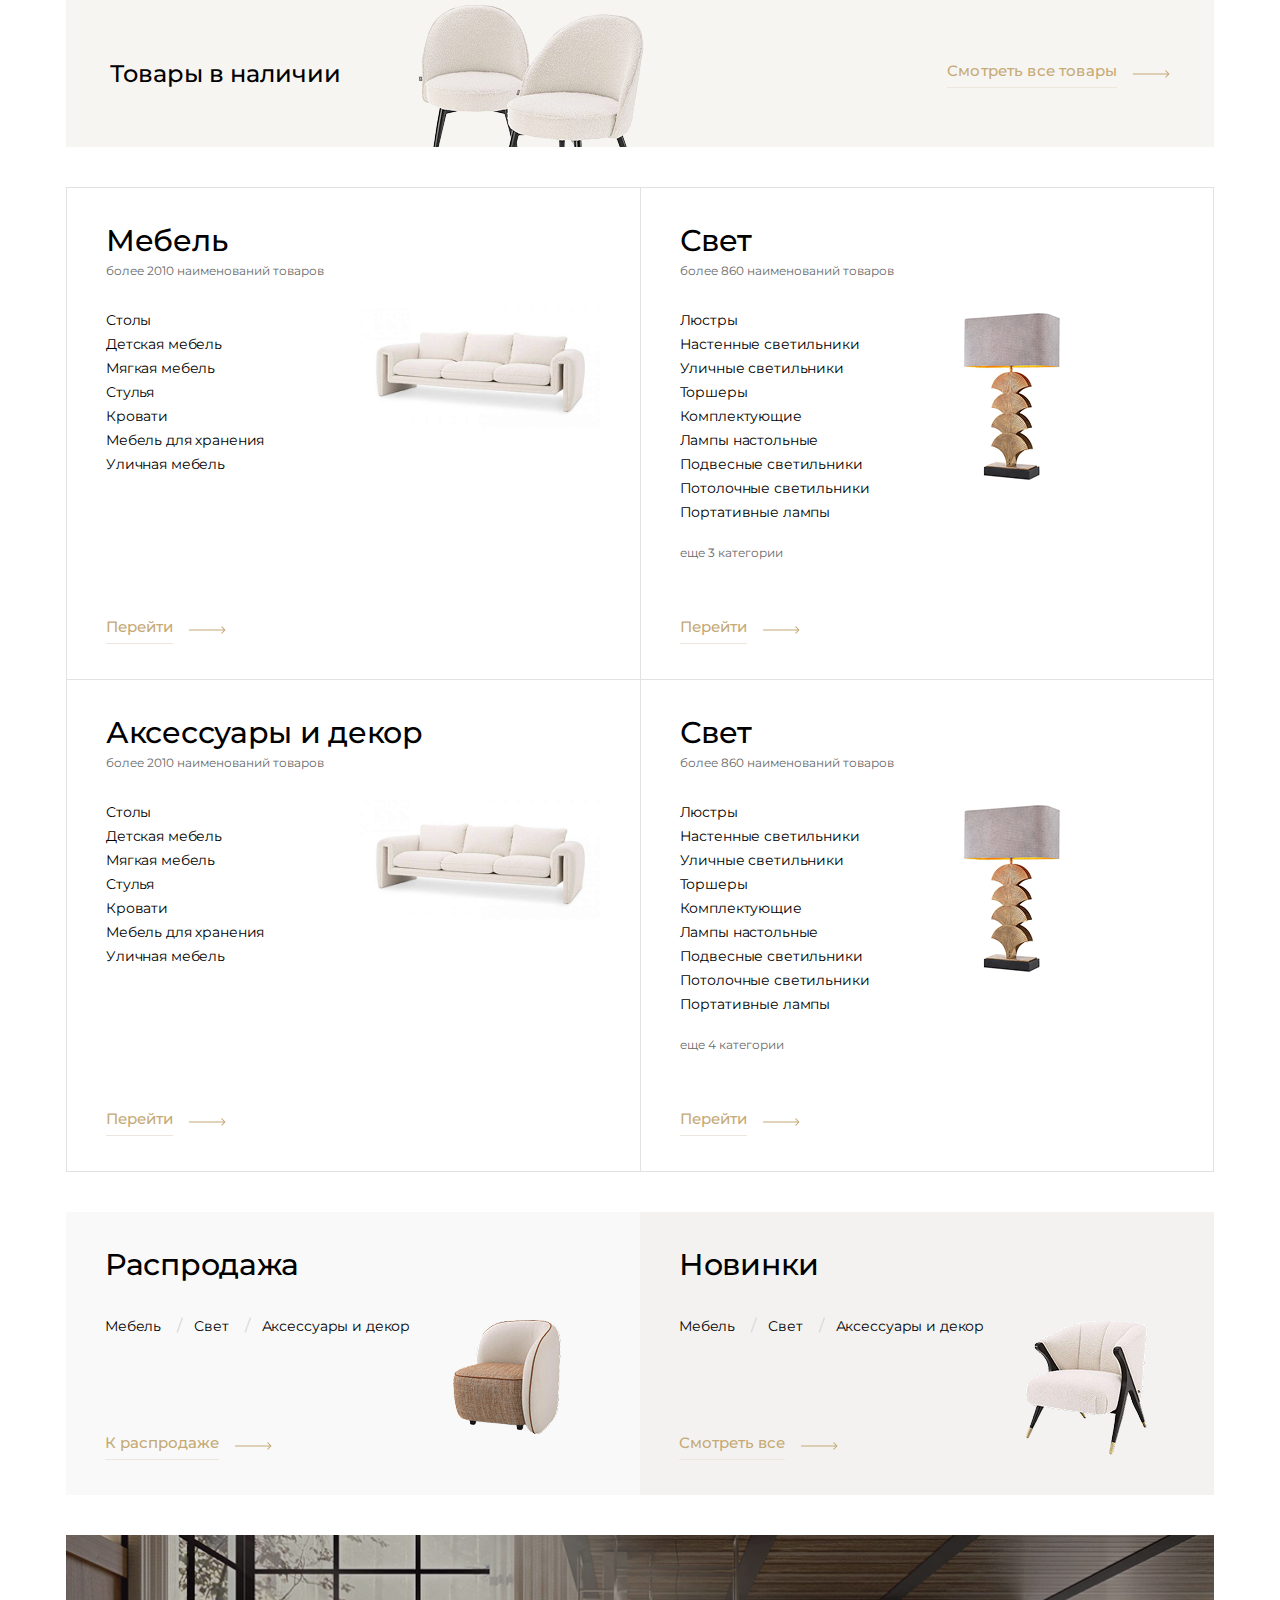
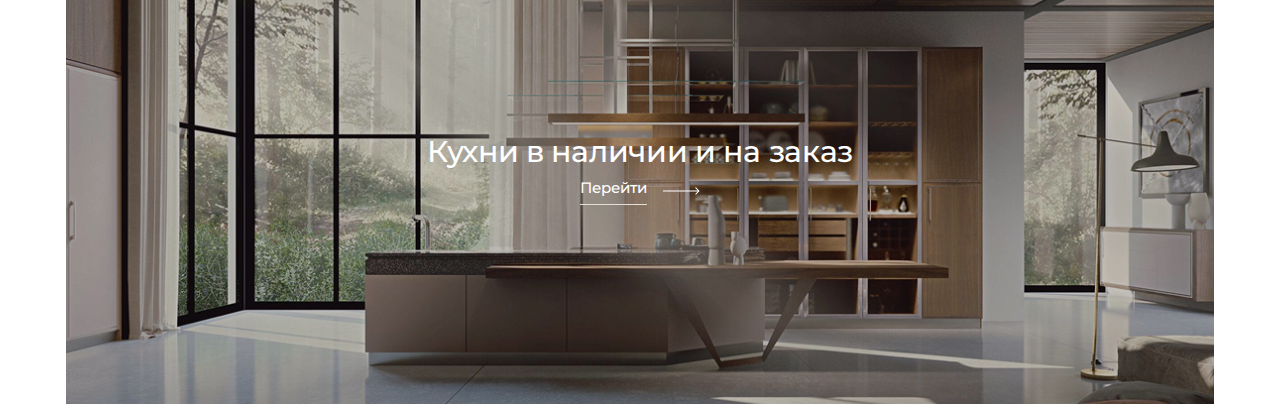
<file: catalog.html>
<!DOCTYPE html>
<html lang="en">
<head>
	<meta charset="UTF-8">
	<meta name="viewport" content="width=device-width, initial-scale=1.0">
	<title>Product Card</title>
	<link rel="stylesheet" href="real.css">
	<link rel="stylesheet" href="./components/product-grid/product-grid.css">
	<link rel="stylesheet" href="./components/product-card/product-card.css">
	<link rel="stylesheet" href="./components/banner-stock/banner-stock.css">
	<link rel="stylesheet" href="./components/catalog-list/catalog-list.css">
	<link rel="stylesheet" href="./components/banner-kitchen/banner-kitchen.css">
	<link rel="stylesheet" href="./components/pagenavigation/pagenavigation.css">
	<link rel="stylesheet" href="./components/brands/brands.css">
	<link rel="stylesheet" href="./components/search.title/main/style.css">
</head>
<body>
	<div class="wrapper">
		<div class="container">
			<div class="banner-stock">
				<div class="banner-stock__title">Товары в наличии</div>
				<img class="banner-stock__img" src="img/banner-stock.png" alt="">
				<a class="banner-stock__more" href="index.html">
					<span>Смотреть все товары</span>
					<svg >
						<use href="img/sprite.svg#long-arrow"></use>
					</svg>
				</a>
			</div>
			<div class="catalog-list">
				<div class="catalog-card">
					<div class="catalog-card__title">Мебель</div>
					<div class="catalog-card__desc">более 2010 наименований товаров</div>
					<div class="catalog-card__row">
						<div class="catalog-card__content">
							<ul class="catalog-card__list">
								<li>
									<a href="#">Столы</a>
								</li>
								<li>
									<a href="#">Детская мебель</a>
								</li>
								<li>
									<a href="#">Мягкая мебель</a>
								</li>
								<li>
									<a href="#">Стулья</a>
								</li>
								<li>
									<a href="#">Кровати</a>
								</li>
								<li>
									<a href="#">Мебель для хранения</a>
								</li>
								<li>
									<a href="#">Уличная мебель</a>
								</li>
							</ul>
							<a class="catalog-card__go" href="index.html">
								<span>Перейти</span>
								<svg >
									<use href="img/sprite.svg#long-arrow"></use>
								</svg>
							</a>
						</div>
						<div class="catalog-card__img-wrap">
							<img src="img/catalog-1.png" alt="">
						</div>
					</div>
				</div>
				<div class="catalog-card">
					<div class="catalog-card__title">Свет</div>
					<div class="catalog-card__desc">более 860 наименований товаров</div>
					<div class="catalog-card__row">
						<div class="catalog-card__content">
							<ul class="catalog-card__list">
								<li>
									<a href="#">Люстры</a>
								</li>
								<li>
									<a href="#">Настенные светильники</a>
								</li>
								<li>
									<a href="#">Уличные светильники</a>
								</li>
								<li>
									<a href="#">Торшеры</a>
								</li>
								<li>
									<a href="#">Комплектующие</a>
								</li>
								<li>
									<a href="#">Лампы настольные</a>
								</li>
								<li>
									<a href="#">Подвесные светильники</a>
								</li>
								<li>
									<a href="#">Потолочные светильники</a>
								</li>
								<li>
									<a href="#">Портативные лампы</a>
								</li>
								<li>
									<a href="#">Подвесные светильники</a>
								</li>
								<li>
									<a href="#">Потолочные светильники</a>
								</li>
								<li>
									<a href="#">Портативные лампы</a>
								</li>
							</ul>
							<a class="catalog-card__go" href="index.html">
								<span>Перейти</span>
								<svg >
									<use href="img/sprite.svg#long-arrow"></use>
								</svg>
							</a>
						</div>
						<div class="catalog-card__img-wrap">
							<img src="img/catalog-2.png" alt="">
						</div>
					</div>
				</div>
				<div class="catalog-card">
					<div class="catalog-card__title">Аксессуары и декор</div>
					<div class="catalog-card__desc">более 2010 наименований товаров</div>
					<div class="catalog-card__row">
						<div class="catalog-card__content">
							<ul class="catalog-card__list">
								<li>
									<a href="#">Столы</a>
								</li>
								<li>
									<a href="#">Детская мебель</a>
								</li>
								<li>
									<a href="#">Мягкая мебель</a>
								</li>
								<li>
									<a href="#">Стулья</a>
								</li>
								<li>
									<a href="#">Кровати</a>
								</li>
								<li>
									<a href="#">Мебель для хранения</a>
								</li>
								<li>
									<a href="#">Уличная мебель</a>
								</li>
							</ul>
							<a class="catalog-card__go" href="index.html">
								<span>Перейти</span>
								<svg >
									<use href="img/sprite.svg#long-arrow"></use>
								</svg>
							</a>
						</div>
						<div class="catalog-card__img-wrap">
							<img src="img/catalog-1.png" alt="">
						</div>
					</div>
				</div>
				<div class="catalog-card">
					<div class="catalog-card__title">Свет</div>
					<div class="catalog-card__desc">более 860 наименований товаров</div>
					<div class="catalog-card__row">
						<div class="catalog-card__content">
							<ul class="catalog-card__list">
								<li>
									<a href="#">Люстры</a>
								</li>
								<li>
									<a href="#">Настенные светильники</a>
								</li>
								<li>
									<a href="#">Уличные светильники</a>
								</li>
								<li>
									<a href="#">Торшеры</a>
								</li>
								<li>
									<a href="#">Комплектующие</a>
								</li>
								<li>
									<a href="#">Лампы настольные</a>
								</li>
								<li>
									<a href="#">Подвесные светильники</a>
								</li>
								<li>
									<a href="#">Потолочные светильники</a>
								</li>
								<li>
									<a href="#">Портативные лампы</a>
								</li>
								<li>
									<a href="#">Подвесные светильники</a>
								</li>
								<li>
									<a href="#">Потолочные светильники</a>
								</li>
								<li>
									<a href="#">Портативные лампы</a>
								</li>
								<li>
									<a href="#">Портативные лампы</a>
								</li>
							</ul>
							<a class="catalog-card__go" href="index.html">
								<span>Перейти</span>
								<svg >
									<use href="img/sprite.svg#long-arrow"></use>
								</svg>
							</a>
						</div>
						<div class="catalog-card__img-wrap">
							<img src="img/catalog-2.png" alt="">
						</div>
					</div>
				</div>
			</div>
			<div class="catalog-list _no-border">
				<div class="catalog-card _sale">
					<div class="catalog-card__title">Распродажа</div>
					<div class="catalog-card__row">
						<div class="catalog-card__content">
							<ul class="catalog-card__list _row-style">
								<li>
									<a href="#">Мебель</a>
								</li>
								<li>
									<a href="#">Свет</a>
								</li>
								<li>
									<a href="#"> Аксессуары и декор</a>
								</li>
							</ul>
							<a class="catalog-card__go" href="index.html">
								<span>К распродаже</span>
								<svg >
									<use href="img/sprite.svg#long-arrow"></use>
								</svg>
							</a>
						</div>
						<div class="catalog-card__img-wrap">
							<img src="img/catalog-5.png" alt="">
						</div>
					</div>
				</div>
				<div class="catalog-card _new">
					<div class="catalog-card__title">Новинки </div>
			
					<div class="catalog-card__row">
						<div class="catalog-card__content">
							<ul class="catalog-card__list _row-style">
								<li>
									<a href="#">Мебель</a>
								</li>
								<li>
									<a href="#">Свет</a>
								</li>
								<li>
									<a href="#"> Аксессуары и декор</a>
								</li>
							</ul>
							<a class="catalog-card__go" href="index.html">
								<span>Смотреть все</span>
								<svg >
									<use href="img/sprite.svg#long-arrow"></use>
								</svg>
							</a>
						</div>
						<div class="catalog-card__img-wrap">
							<img src="img/catalog-6.png" alt="">
						</div>
					</div>
				</div>
			</div>
			<div class="banner-kitchen">
				<div class="banner-kitchen__bg">
					<img src="img/kitchen.jpg" alt="">
				</div>
				<div class="banner-kitchen__content">
					<div class="banner-kitchen__title">
						Кухни в наличии и на заказ
					</div>
					<a class="banner-kitchen__go" href="index.html">
						<span>Перейти</span>
						<svg >
							<use href="img/sprite.svg#long-arrow"></use>
						</svg>
					</a>
				</div>
			</div>
	
		</div>
	</div>
	<script src="components/catalog-list/catalog-list.js"></script>
</body>
</html>
</file>
<file: components/product-grid/product-grid.css>
@charset "UTF-8";
@font-face {
  font-family: "Gilroy";
  src: url("fonts/Gilroy-Light.woff2") format("woff2"), url("fonts/Gilroy-Light.woff") format("woff");
  font-weight: 300;
  font-style: normal;
  font-display: swap;
}
@font-face {
  font-family: "Gilroy";
  src: url("fonts/Gilroy-Regular.woff2") format("woff2"), url("fonts/Gilroy-Regular.woff") format("woff");
  font-weight: normal;
  font-style: normal;
  font-display: swap;
}
@font-face {
  font-family: "Gilroy";
  src: url("fonts/Gilroy-Medium.woff2") format("woff2"), url("fonts/Gilroy-Medium.woff") format("woff");
  font-weight: 500;
  font-style: normal;
  font-display: swap;
}
@font-face {
  font-family: "Open Sans";
  src: url("/local/static/assets/OpenSans-Italic.eot");
  src: local("Open Sans Italic"), local("OpenSans-Italic"), url("/local/static/assets/OpenSans-Italic.eot?#iefix") format("embedded-opentype"), url("/local/static/assets/OpenSans-Italic.woff2") format("woff2"), url("/local/static/assets/OpenSans-Italic.woff") format("woff"), url("/local/static/assets/OpenSans-Italic.ttf") format("truetype");
  font-weight: normal;
  font-style: italic;
  font-display: swap;
}
@font-face {
  font-family: "Open Sans";
  src: url("/local/static/assets/OpenSans-Regular.eot");
  src: local("Open Sans Regular"), local("OpenSans-Regular"), url("/local/static/assets/OpenSans-Regular.eot?#iefix") format("embedded-opentype"), url("/local/static/assets/OpenSans-Regular.woff2") format("woff2"), url("/local/static/assets/OpenSans-Regular.woff") format("woff"), url("/local/static/assets/OpenSans-Regular.ttf") format("truetype");
  font-weight: normal;
  font-style: normal;
  font-display: swap;
}
@font-face {
  font-family: "Open Sans";
  src: url("/local/static/assets/OpenSans-BoldItalic.eot");
  src: local("Open Sans Bold Italic"), local("OpenSans-BoldItalic"), url("/local/static/assets/OpenSans-BoldItalic.eot?#iefix") format("embedded-opentype"), url("/local/static/assets/OpenSans-BoldItalic.woff2") format("woff2"), url("/local/static/assets/OpenSans-BoldItalic.woff") format("woff"), url("/local/static/assets/OpenSans-BoldItalic.ttf") format("truetype");
  font-weight: bold;
  font-style: italic;
  font-display: swap;
}
@font-face {
  font-family: "Open Sans";
  src: url("/local/static/assets/OpenSans-SemiBold.eot");
  src: local("Open Sans SemiBold"), local("OpenSans-SemiBold"), url("/local/static/assets/OpenSans-SemiBold.eot?#iefix") format("embedded-opentype"), url("/local/static/assets/OpenSans-SemiBold.woff2") format("woff2"), url("/local/static/assets/OpenSans-SemiBold.woff") format("woff"), url("/local/static/assets/OpenSans-SemiBold.ttf") format("truetype");
  font-weight: 600;
  font-style: normal;
  font-display: swap;
}
@font-face {
  font-family: "Open Sans";
  src: url("/local/static/assets/OpenSans-ExtraBoldItalic.eot");
  src: local("Open Sans ExtraBold Italic"), local("OpenSans-ExtraBoldItalic"), url("/local/static/assets/OpenSans-ExtraBoldItalic.eot?#iefix") format("embedded-opentype"), url("/local/static/assets/OpenSans-ExtraBoldItalic.woff2") format("woff2"), url("/local/static/assets/OpenSans-ExtraBoldItalic.woff") format("woff"), url("/local/static/assets/OpenSans-ExtraBoldItalic.ttf") format("truetype");
  font-weight: 800;
  font-style: italic;
  font-display: swap;
}
@font-face {
  font-family: "Open Sans";
  src: url("/local/static/assets/OpenSans-LightItalic.eot");
  src: local("Open Sans Light Italic"), local("OpenSans-LightItalic"), url("/local/static/assets/OpenSans-LightItalic.eot?#iefix") format("embedded-opentype"), url("/local/static/assets/OpenSans-LightItalic.woff2") format("woff2"), url("/local/static/assets/OpenSans-LightItalic.woff") format("woff"), url("/local/static/assets/OpenSans-LightItalic.ttf") format("truetype");
  font-weight: 300;
  font-style: italic;
  font-display: swap;
}
@font-face {
  font-family: "Open Sans";
  src: url("/local/static/assets/OpenSans-Italic.eot");
  src: local("Open Sans Italic"), local("OpenSans-Italic"), url("/local/static/assets/OpenSans-Italic.eot?#iefix") format("embedded-opentype"), url("/local/static/assets/OpenSans-Italic.woff2") format("woff2"), url("/local/static/assets/OpenSans-Italic.woff") format("woff"), url("/local/static/assets/OpenSans-Italic.ttf") format("truetype");
  font-weight: normal;
  font-style: italic;
  font-display: swap;
}
@font-face {
  font-family: "Open Sans";
  src: url("/local/static/assets/OpenSans-Regular.eot");
  src: local("Open Sans Regular"), local("OpenSans-Regular"), url("/local/static/assets/OpenSans-Regular.eot?#iefix") format("embedded-opentype"), url("/local/static/assets/OpenSans-Regular.woff2") format("woff2"), url("/local/static/assets/OpenSans-Regular.woff") format("woff"), url("/local/static/assets/OpenSans-Regular.ttf") format("truetype");
  font-weight: normal;
  font-style: normal;
  font-display: swap;
}
@font-face {
  font-family: "Open Sans";
  src: url("/local/static/assets/OpenSans-BoldItalic.eot");
  src: local("Open Sans Bold Italic"), local("OpenSans-BoldItalic"), url("/local/static/assets/OpenSans-BoldItalic.eot?#iefix") format("embedded-opentype"), url("/local/static/assets/OpenSans-BoldItalic.woff2") format("woff2"), url("/local/static/assets/OpenSans-BoldItalic.woff") format("woff"), url("/local/static/assets/OpenSans-BoldItalic.ttf") format("truetype");
  font-weight: bold;
  font-style: italic;
  font-display: swap;
}
@font-face {
  font-family: "Open Sans";
  src: url("/local/static/assets/OpenSans-SemiBold.eot");
  src: local("Open Sans SemiBold"), local("OpenSans-SemiBold"), url("/local/static/assets/OpenSans-SemiBold.eot?#iefix") format("embedded-opentype"), url("/local/static/assets/OpenSans-SemiBold.woff2") format("woff2"), url("/local/static/assets/OpenSans-SemiBold.woff") format("woff"), url("/local/static/assets/OpenSans-SemiBold.ttf") format("truetype");
  font-weight: 600;
  font-style: normal;
  font-display: swap;
}
@font-face {
  font-family: "Open Sans";
  src: url("/local/static/assets/OpenSans-ExtraBoldItalic.eot");
  src: local("Open Sans ExtraBold Italic"), local("OpenSans-ExtraBoldItalic"), url("/local/static/assets/OpenSans-ExtraBoldItalic.eot?#iefix") format("embedded-opentype"), url("/local/static/assets/OpenSans-ExtraBoldItalic.woff2") format("woff2"), url("/local/static/assets/OpenSans-ExtraBoldItalic.woff") format("woff"), url("/local/static/assets/OpenSans-ExtraBoldItalic.ttf") format("truetype");
  font-weight: 800;
  font-style: italic;
  font-display: swap;
}
@font-face {
  font-family: "Open Sans";
  src: url("/local/static/assets/OpenSans-LightItalic.eot");
  src: local("Open Sans Light Italic"), local("OpenSans-LightItalic"), url("/local/static/assets/OpenSans-LightItalic.eot?#iefix") format("embedded-opentype"), url("/local/static/assets/OpenSans-LightItalic.woff2") format("woff2"), url("/local/static/assets/OpenSans-LightItalic.woff") format("woff"), url("/local/static/assets/OpenSans-LightItalic.ttf") format("truetype");
  font-weight: 300;
  font-style: italic;
  font-display: swap;
}
@font-face {
  font-family: "Open Sans";
  src: url("/local/static/assets/OpenSans-Bold.eot");
  src: local("Open Sans Bold"), local("OpenSans-Bold"), url("/local/static/assets/OpenSans-Bold.eot?#iefix") format("embedded-opentype"), url("/local/static/assets/OpenSans-Bold.woff2") format("woff2"), url("/local/static/assets/OpenSans-Bold.woff") format("woff"), url("/local/static/assets/OpenSans-Bold.ttf") format("truetype");
  font-weight: bold;
  font-style: normal;
  font-display: swap;
}
@font-face {
  font-family: "Open Sans";
  src: url("/local/static/assets/OpenSans-SemiBoldItalic.eot");
  src: local("Open Sans SemiBold Italic"), local("OpenSans-SemiBoldItalic"), url("/local/static/assets/OpenSans-SemiBoldItalic.eot?#iefix") format("embedded-opentype"), url("/local/static/assets/OpenSans-SemiBoldItalic.woff2") format("woff2"), url("/local/static/assets/OpenSans-SemiBoldItalic.woff") format("woff"), url("/local/static/assets/OpenSans-SemiBoldItalic.ttf") format("truetype");
  font-weight: 600;
  font-style: italic;
  font-display: swap;
}
@font-face {
  font-family: "Open Sans";
  src: url("/local/static/assets/OpenSans-ExtraBold.eot");
  src: local("Open Sans ExtraBold"), local("OpenSans-ExtraBold"), url("/local/static/assets/OpenSans-ExtraBold.eot?#iefix") format("embedded-opentype"), url("/local/static/assets/OpenSans-ExtraBold.woff2") format("woff2"), url("/local/static/assets/OpenSans-ExtraBold.woff") format("woff"), url("/local/static/assets/OpenSans-ExtraBold.ttf") format("truetype");
  font-weight: 800;
  font-style: normal;
  font-display: swap;
}
@font-face {
  font-family: "Open Sans";
  src: url("/local/static/assets/OpenSans-Light.eot");
  src: local("Open Sans Light"), local("OpenSans-Light"), url("/local/static/assets/OpenSans-Light.eot?#iefix") format("embedded-opentype"), url("/local/static/assets/OpenSans-Light.woff2") format("woff2"), url("/local/static/assets/OpenSans-Light.woff") format("woff"), url("/local/static/assets/OpenSans-Light.ttf") format("truetype");
  font-weight: 300;
  font-style: normal;
  font-display: swap;
}
@font-face {
  font-family: "Open Sans";
  src: url("/local/static/assets/OpenSans-Bold.eot");
  src: local("Open Sans Bold"), local("OpenSans-Bold"), url("/local/static/assets/OpenSans-Bold.eot?#iefix") format("embedded-opentype"), url("/local/static/assets/OpenSans-Bold.woff2") format("woff2"), url("/local/static/assets/OpenSans-Bold.woff") format("woff"), url("/local/static/assets/OpenSans-Bold.ttf") format("truetype");
  font-weight: bold;
  font-style: normal;
  font-display: swap;
}
@font-face {
  font-family: "Open Sans";
  src: url("/local/static/assets/OpenSans-SemiBoldItalic.eot");
  src: local("Open Sans SemiBold Italic"), local("OpenSans-SemiBoldItalic"), url("/local/static/assets/OpenSans-SemiBoldItalic.eot?#iefix") format("embedded-opentype"), url("/local/static/assets/OpenSans-SemiBoldItalic.woff2") format("woff2"), url("/local/static/assets/OpenSans-SemiBoldItalic.woff") format("woff"), url("/local/static/assets/OpenSans-SemiBoldItalic.ttf") format("truetype");
  font-weight: 600;
  font-style: italic;
  font-display: swap;
}
@font-face {
  font-family: "Open Sans";
  src: url("/local/static/assets/OpenSans-ExtraBold.eot");
  src: local("Open Sans ExtraBold"), local("OpenSans-ExtraBold"), url("/local/static/assets/OpenSans-ExtraBold.eot?#iefix") format("embedded-opentype"), url("/local/static/assets/OpenSans-ExtraBold.woff2") format("woff2"), url("/local/static/assets/OpenSans-ExtraBold.woff") format("woff"), url("/local/static/assets/OpenSans-ExtraBold.ttf") format("truetype");
  font-weight: 800;
  font-style: normal;
  font-display: swap;
}
@font-face {
  font-family: "Open Sans";
  src: url("/local/static/assets/OpenSans-Light.eot");
  src: local("Open Sans Light"), local("OpenSans-Light"), url("/local/static/assets/OpenSans-Light.eot?#iefix") format("embedded-opentype"), url("/local/static/assets/OpenSans-Light.woff2") format("woff2"), url("/local/static/assets/OpenSans-Light.woff") format("woff"), url("/local/static/assets/OpenSans-Light.ttf") format("truetype");
  font-weight: 300;
  font-style: normal;
  font-display: swap;
}
/* Затемнение элемента */
/* Засветление элемента */
/* Картинка адаптирующаяся по вертикали */
.mb5 {
  margin-bottom: 5px;
}

.mb2 {
  margin-bottom: 2px;
}

.products-wrap {
  margin-bottom: 60px;
}
.products-wrap__filter {
  position: fixed;
  left: 0;
  top: 0;
  width: 100vw;
  height: 100svh;
  z-index: 100;
  pointer-events: none;
  touch-action: none;
  opacity: 0;
}
.products-wrap__filter._open {
  opacity: 1;
  pointer-events: initial;
  touch-action: initial;
}
.products-wrap__filter .bx-filter-button-box .bx-filter-parameters-box-container {
  display: flex;
  flex-direction: column;
}
.products-wrap__filter .btn.btn-themes {
  background: #c6aa76;
  padding: 10px;
  font-weight: 600;
  font-size: 15px;
  line-height: 120%;
  letter-spacing: -0.02em;
  color: #fff;
  box-shadow: 0 0 0 0;
  border-radius: 0;
}
.products-wrap__filter .btn.btn-themes:hover {
  background: #c18e49;
}
.products-wrap__filter .btn.btn-link {
  padding: 10px;
  font-weight: 600;
  font-size: 12px;
  line-height: 292%;
  letter-spacing: -0.01em;
  color: #4a4a4a;
  text-decoration: none;
}
.products-wrap__filter .btn.btn-link:hover {
  color: #c18e49;
}
.products-wrap__filter .bx-filter .bx-filter-title {
  font-weight: 500;
  font-size: 40px;
  font-family: "Montserrat", sans-serif;
  line-height: 120%;
  letter-spacing: -0.01em;
  color: #000;
  margin-bottom: 30px;
}
@media (max-width: 1024px) {
  .products-wrap__filter .bx-filter .bx-filter-title {
    font-size: 20px;
  }
}
.products-wrap__filter .bx-filter .bx-filter-section {
  background: #fff !important;
}
.products-wrap__filter .bx-filter-box__search {
  border: 1px solid #d2d3df;
  border-radius: 3px;
  font-weight: 400;
  font-size: 13px;
  color: #000;
  padding: 11px 10px;
  width: 100%;
  margin-bottom: 20px;
}
.products-wrap__filter .bx-filter-section {
  padding: 85px 108px 30px;
  height: 100svh;
  overflow-x: hidden;
  overflow-y: auto;
}
@media (max-width: 1024px) {
  .products-wrap__filter .bx-filter-section {
    padding: 20px;
    text-align: left;
    padding-top: 30px;
  }
}
.products-wrap__filter .bx-filter-box__title,
.products-wrap__filter .bx-filter .bx-filter-parameters-box-title span {
  font-weight: 500;
  font-size: 16px;
  margin-bottom: 19px;
  font-family: "Montserrat", sans-serif;
  color: #000;
}
.products-wrap__filter .bx-filter .smartfilter {
  max-width: 282px;
}
.products-wrap__filter .bx-filter-box__visible-toggle {
  font-weight: 600;
  font-size: 12px;
  border-bottom: 1px solid #dfdfdf;
  letter-spacing: -0.01em;
  color: #4a4a4a;
  display: inline-block;
  cursor: pointer;
}
.products-wrap__filter .bx-filter-box__visible-toggle span:nth-child(2) {
  display: none;
}
.products-wrap__filter .bx-filter-box__visible-toggle:hover {
  border-color: transparent;
}
.products-wrap__filter .bx-filter-box._all-visible .bx-filter-box__visible-toggle span:nth-child(1) {
  display: none;
}
.products-wrap__filter .bx-filter-box._all-visible .bx-filter-box__visible-toggle span:nth-child(2) {
  display: inline;
}
.products-wrap__filter .bx-filter-param-label {
  padding-left: 32px;
  margin-bottom: 5px;
  position: relative;
}
.products-wrap__filter .bx-filter-param-label::after {
  border: 1px solid #d2d3df;
  border-radius: 3px;
  width: 22px;
  height: 22px;
  display: block;
  position: absolute;
  left: 0;
  top: 1px;
  display: block;
  content: "";
}
.products-wrap__filter .bx-filter .bx-filter-param-label {
  cursor: pointer;
}
.products-wrap__filter .bx-filter .bx-filter-param-label:has(input:checked)::after {
  background-color: #C6AA76;
  background-position: center;
  background-repeat: no-repeat;
  border-color: #C6AA76;
  background-image: url("data:image/svg+xml,%3Csvg width='10' height='8' viewBox='0 0 10 8' fill='none' xmlns='http://www.w3.org/2000/svg'%3E%3Cpath d='M9 1.33203L3.66667 6.66536L1 3.9987' stroke='white' stroke-width='1.5' stroke-linecap='round' stroke-linejoin='round'/%3E%3C/svg%3E%0A");
}
.products-wrap__filter .bx-filter .bx-filter-param-label:has(input:checked) .bx-filter-param-text {
  font-weight: 500;
}
.products-wrap__filter .bx-ui-slider-track-container {
  margin-left: 0;
}
.products-wrap__filter .bx-filter .bx-ui-slider-track {
  height: 2px;
  position: relative;
}
.products-wrap__filter .bx-filter .bx-ui-slider-range,
.products-wrap__filter .bx-filter .bx-ui-slider-pricebar,
.products-wrap__filter .bx-filter .bx-ui-slider-pricebar-vd,
.products-wrap__filter .bx-filter .bx-ui-slider-pricebar-vn,
.products-wrap__filter .bx-filter .bx-ui-slider-pricebar-v {
  position: absolute;
  top: 0;
  bottom: 0;
}
.products-wrap__filter .bx-filter .bx-ui-slider-handle.left {
  position: absolute;
  top: 100%;
  width: 20px;
  height: 20px;
  border-radius: 100%;
  background: #fff;
  border: 2px solid #c6aa76;
  display: block;
  margin-left: -11px;
  margin-top: -11px;
}
.products-wrap__filter .bx-filter .bx-ui-slider-handle.right {
  position: absolute;
  top: 100%;
  width: 20px;
  height: 20px;
  display: block;
  border-radius: 100%;
  background: #fff;
  border: 2px solid #c6aa76;
  margin-right: -11px;
  margin-top: -11px;
}
.products-wrap__filter .bx-filter__price-row {
  display: grid;
  grid-auto-columns: 1fr 1fr;
  gap: 0 10px;
}
.products-wrap__filter .bx-ui-slider-track-container {
  grid-column: span 2;
}
.products-wrap__filter .bx-filter .bx-ui-slider-track-container {
  padding-top: 29px;
  padding-bottom: 12px;
  padding-left: 11px;
  padding-right: 11px;
  width: 100%;
}
.products-wrap__filter .bx-filter .bx-filter-input-container input {
  border: 1px solid #d2d3df;
  border-radius: 3px;
  font-weight: 400;
  font-size: 13px;
  color: #000;
  padding: 11px 10px;
  width: 100%;
}
.products-wrap__filter .bx-filter .bx-filter-parameters-box-container-block {
  position: relative;
}
.products-wrap__filter .bx-filter .bx-filter-parameters-box-container-block .bx-ft-sub {
  position: absolute;
  left: 31px;
  top: 10px;
  z-index: 10;
  font-weight: 400;
  font-size: 13px;
  color: #000;
  pointer-events: none;
}
.products-wrap__filter .bx-ui-slider-track {
  background: #d9d9d9;
}
.products-wrap__filter .bx-filter .bx-ui-slider-pricebar-v,
.products-wrap__filter .bx-filter .bx-ui-slider-pricebar-vn {
  background: transparent !important;
}
.products-wrap__filter .bx-filter .bx-ui-slider-pricebar-vd {
  background: #c6aa76;
}
.products-wrap__filter .bx-ui-slider-part {
  display: none;
}
.products-wrap__filter .bx-filter .bx-filter-input-checkbox .bx-filter-param-text {
  font-weight: 400;
  font-size: 13px;
  line-height: 22px;
  color: #000;
}
.products-wrap__filter .checkbox._visible-hidden, .products-wrap__filter .checkbox._filter-hidden {
  display: none;
}
.products-wrap__filter .bx-filter-box._not-more .bx-filter-box__visible-toggle {
  display: none;
}
.products-wrap__filter .bx-filter-box._all-visible ._visible-hidden {
  display: block;
}
.products-wrap__filter .bx-filter-box {
  margin-bottom: 25px;
}
.products-wrap__filter .bx-filter .bx-filter-input-checkbox input {
  opacity: 0;
  position: absolute;
  left: 0;
  top: 0;
  width: 100%;
  height: 100%;
}
.products-wrap__filter .bx-filter .bx-ui-slider-range {
  z-index: 80;
}
.products-wrap__filter-close {
  position: absolute;
  top: 90px;
  right: 100px;
  z-index: 2;
}
@media (max-width: 1024px) {
  .products-wrap__filter-close {
    top: 20px;
    right: 20px;
  }
}
.products-wrap__filter-close svg {
  width: 42px;
  height: 42px;
}
@media (max-width: 1024px) {
  .products-wrap__filter-close svg {
    width: 22px;
    height: 22px;
  }
}
.products-wrap__filter-overlay {
  position: absolute;
  left: 0;
  top: 0;
  width: 100%;
  height: 100%;
  background: rgba(1, 2, 4, 0.1);
  transition: opacity 0.3s;
  opacity: 1;
}
.products-wrap__filter._open .products-wrap__filter-overlay {
  opacity: 1;
}
.products-wrap__filter-popup {
  max-width: 50%;
  position: absolute;
  right: 0;
  box-shadow: 0 20px 80px 0 rgba(13, 12, 33, 0.25);
  background: #fff;
  top: 0;
  width: 100%;
  height: 100%;
  transition: transform 0.6s;
  transform: translateX(100%);
}
@media (max-width: 1024px) {
  .products-wrap__filter-popup {
    max-width: min(90%, 400px);
    transform: translateX(-100%);
    left: 0;
    right: initial;
  }
}
.products-wrap__filter._open .products-wrap__filter-popup {
  transform: translateX(0%);
}
.products-wrap__title {
  color: #000;
  margin-bottom: 30px;
  font-weight: 500;
  font-family: "Montserrat", sans-serif;
  font-size: 40px;
  line-height: 87%;
  letter-spacing: -0.01em;
}
.products-wrap__category-wrap {
  position: relative;
  padding-top: 1px;
  padding-bottom: 1px;
}
.products-wrap__category-wrap::before {
  transform: translateX(-50%);
  left: 50%;
  height: 1px;
  width: 100vw;
  background: #e8e8e8;
  display: block;
  position: absolute;
  bottom: 0;
  content: "";
}
.products-wrap__categories {
  display: flex;
  flex-direction: row;
  flex-wrap: wrap;
  gap: 12px 9px;
  padding: 1px 0;
  margin: 0;
  margin-bottom: 30px;
}
.products-wrap__categories li {
  margin: 0;
  padding: 0;
}
.products-wrap__categories li::before, .products-wrap__categories li::after {
  display: none;
}
.products-wrap__categories li a {
  border: 1px solid #d2d2d2;
  border-radius: 80px;
  padding: 6px 10px;
  font-weight: 400;
  line-height: 100%;
  font-size: 13px;
  color: #6a6a6a;
}
.products-wrap__categories li a:hover {
  border-color: #000;
}
.products-wrap__categories li a._active {
  color: #000;
  border-color: #000;
}
.products-wrap__sub-categories {
  display: flex;
  flex-direction: row;
  flex-wrap: wrap;
  gap: 0px;
  padding: 0;
  margin: 0;
  margin-bottom: 30px;
}
.products-wrap__sub-categories li {
  margin: 0;
  padding: 0;
}
.products-wrap__sub-categories li::before {
  display: none;
}
.products-wrap__sub-categories li::after {
  display: inline-block;
  content: "/";
  margin: 0 8px 0 5px;
  font-size: 10px;
  color: #b7b7b7;
}
.products-wrap__sub-categories li:last-child::after {
  display: none;
}
.products-wrap__sub-categories li a {
  font-weight: 400;
  font-size: 13px;
  color: #323232;
}
.products-wrap__head {
  display: flex;
  flex-direction: row;
  margin-top: 17px;
  z-index: 1;
  position: relative;
}
.products-wrap__filter-open {
  border: 1px solid #000;
  border-radius: 80px;
  padding: 10px 15px;
  display: flex;
  flex-direction: row;
  gap: 10px;
  font-weight: 500;
  font-size: 13px;
  color: #000;
}
.products-wrap__filter-open svg {
  width: 16px;
  height: 16px;
}
.products-wrap__sort {
  position: relative;
  z-index: 4;
  margin-right: auto;
}
.products-wrap__sort-title {
  font-weight: 500;
  font-size: 20px;
  line-height: 175%;
  letter-spacing: -0.01em;
  color: #000;
}
@media (max-width: 1024px) {
  .products-wrap__sort-title {
    font-size: 18px;
  }
}
.products-wrap__sort-close {
  position: absolute;
  right: 35px;
  top: 30px;
  width: 18px;
  cursor: pointer;
  height: 18px;
  color: #000;
}
.products-wrap__sort-close:hover {
  color: #ee4035;
}
.products-wrap__sort-close svg {
  width: 18px;
  height: 18px;
}
.products-wrap__sort-open {
  font-weight: 500;
  font-size: 13px;
  line-height: 269%;
  letter-spacing: -0.01em;
  color: #000;
  position: relative;
}
.products-wrap__sort-open span {
  color: #8f8e8e;
}
@media (max-width: 1024px) {
  .products-wrap__sort-open span {
    font-size: 0;
  }
}
.products-wrap__sort-open span::after {
  background-image: url("data:image/svg+xml,%3Csvg width='10' height='6' viewBox='0 0 10 6' fill='none' xmlns='http://www.w3.org/2000/svg'%3E%3Cpath d='M9 1L5 5L1 1' stroke='%238F8E8E' stroke-width='1.5' stroke-linecap='round' stroke-linejoin='round'/%3E%3C/svg%3E%0A");
  display: inline-block;
  content: "";
  width: 10px;
  height: 6px;
  margin-left: 6px;
  transition: transform 0.3s;
}
@media (max-width: 1024px) {
  .products-wrap__sort-open span::after {
    font-size: 12px;
  }
}
.products-wrap__sort._open .products-wrap__sort-open span::after {
  transform: rotate(180deg);
}
.products-wrap__popup {
  box-shadow: 0 4px 100px 0 rgba(0, 0, 0, 0.2);
  background: #fff;
  padding: 23px 35px;
  position: absolute;
  left: 99px;
  top: 40px;
  min-width: 309px;
  touch-action: none;
  pointer-events: none;
  opacity: 0;
  transform: translateY(30px) scale(0.9);
  transition: transform 0.5s, opacity 0.3s;
  text-align: left;
}
@media (max-width: 1024px) {
  .products-wrap__popup {
    left: 0;
  }
}
.products-wrap__sort._open .products-wrap__popup {
  touch-action: initial;
  pointer-events: initial;
  opacity: 1;
  transform: translateY(0px) scale(1);
}
.products-wrap__popup-body {
  display: flex;
  margin-top: 15px;
  flex-direction: column;
  gap: 15px;
}
@media (max-width: 1024px) {
  .products-wrap__popup-body {
    gap: 6px;
  }
}
.products-wrap__popup-option {
  display: block;
  position: relative;
  font-weight: 500;
  font-size: 15px;
  line-height: 120%;
  letter-spacing: -0.02em;
  color: #000;
  text-align: left;
}
.products-wrap__popup-option input {
  width: 100%;
  height: 100%;
  position: absolute;
  opacity: 0;
}
@media (max-width: 1024px) {
  .products-wrap__popup-option {
    font-size: 11px;
  }
}
.products-wrap__popup-option:hover {
  color: #c18e49;
}

.products-grid {
  display: grid;
  grid-template-columns: 1fr 1fr 1fr;
  position: relative;
  z-index: 0;
  gap: 24px;
  margin-top: 25px;
  margin-bottom: 60px;
}
@media (max-width: 1024px) {
  .products-grid {
    grid-template-columns: 1fr 1fr;
    gap: 8px;
  }
}

.show-more {
  border: 1px solid currentColor;
  padding: 10px;
  font-weight: 500;
  font-size: 15px;
  line-height: 120%;
  letter-spacing: -0.02em;
  color: #8f8e8e;
  margin-left: auto;
  margin-top: 30px;
  margin-right: auto;
}
.show-more:hover {
  color: #c18e49;
}/*# sourceMappingURL=product-grid.css.map */
</file>
<file: components/product-card/product-card.css>
@charset "UTF-8";
@font-face {
  font-family: "Gilroy";
  src: url("fonts/Gilroy-Light.woff2") format("woff2"), url("fonts/Gilroy-Light.woff") format("woff");
  font-weight: 300;
  font-style: normal;
  font-display: swap;
}
@font-face {
  font-family: "Gilroy";
  src: url("fonts/Gilroy-Regular.woff2") format("woff2"), url("fonts/Gilroy-Regular.woff") format("woff");
  font-weight: normal;
  font-style: normal;
  font-display: swap;
}
@font-face {
  font-family: "Gilroy";
  src: url("fonts/Gilroy-Medium.woff2") format("woff2"), url("fonts/Gilroy-Medium.woff") format("woff");
  font-weight: 500;
  font-style: normal;
  font-display: swap;
}
@font-face {
  font-family: "Open Sans";
  src: url("/local/static/assets/OpenSans-Italic.eot");
  src: local("Open Sans Italic"), local("OpenSans-Italic"), url("/local/static/assets/OpenSans-Italic.eot?#iefix") format("embedded-opentype"), url("/local/static/assets/OpenSans-Italic.woff2") format("woff2"), url("/local/static/assets/OpenSans-Italic.woff") format("woff"), url("/local/static/assets/OpenSans-Italic.ttf") format("truetype");
  font-weight: normal;
  font-style: italic;
  font-display: swap;
}
@font-face {
  font-family: "Open Sans";
  src: url("/local/static/assets/OpenSans-Regular.eot");
  src: local("Open Sans Regular"), local("OpenSans-Regular"), url("/local/static/assets/OpenSans-Regular.eot?#iefix") format("embedded-opentype"), url("/local/static/assets/OpenSans-Regular.woff2") format("woff2"), url("/local/static/assets/OpenSans-Regular.woff") format("woff"), url("/local/static/assets/OpenSans-Regular.ttf") format("truetype");
  font-weight: normal;
  font-style: normal;
  font-display: swap;
}
@font-face {
  font-family: "Open Sans";
  src: url("/local/static/assets/OpenSans-BoldItalic.eot");
  src: local("Open Sans Bold Italic"), local("OpenSans-BoldItalic"), url("/local/static/assets/OpenSans-BoldItalic.eot?#iefix") format("embedded-opentype"), url("/local/static/assets/OpenSans-BoldItalic.woff2") format("woff2"), url("/local/static/assets/OpenSans-BoldItalic.woff") format("woff"), url("/local/static/assets/OpenSans-BoldItalic.ttf") format("truetype");
  font-weight: bold;
  font-style: italic;
  font-display: swap;
}
@font-face {
  font-family: "Open Sans";
  src: url("/local/static/assets/OpenSans-SemiBold.eot");
  src: local("Open Sans SemiBold"), local("OpenSans-SemiBold"), url("/local/static/assets/OpenSans-SemiBold.eot?#iefix") format("embedded-opentype"), url("/local/static/assets/OpenSans-SemiBold.woff2") format("woff2"), url("/local/static/assets/OpenSans-SemiBold.woff") format("woff"), url("/local/static/assets/OpenSans-SemiBold.ttf") format("truetype");
  font-weight: 600;
  font-style: normal;
  font-display: swap;
}
@font-face {
  font-family: "Open Sans";
  src: url("/local/static/assets/OpenSans-ExtraBoldItalic.eot");
  src: local("Open Sans ExtraBold Italic"), local("OpenSans-ExtraBoldItalic"), url("/local/static/assets/OpenSans-ExtraBoldItalic.eot?#iefix") format("embedded-opentype"), url("/local/static/assets/OpenSans-ExtraBoldItalic.woff2") format("woff2"), url("/local/static/assets/OpenSans-ExtraBoldItalic.woff") format("woff"), url("/local/static/assets/OpenSans-ExtraBoldItalic.ttf") format("truetype");
  font-weight: 800;
  font-style: italic;
  font-display: swap;
}
@font-face {
  font-family: "Open Sans";
  src: url("/local/static/assets/OpenSans-LightItalic.eot");
  src: local("Open Sans Light Italic"), local("OpenSans-LightItalic"), url("/local/static/assets/OpenSans-LightItalic.eot?#iefix") format("embedded-opentype"), url("/local/static/assets/OpenSans-LightItalic.woff2") format("woff2"), url("/local/static/assets/OpenSans-LightItalic.woff") format("woff"), url("/local/static/assets/OpenSans-LightItalic.ttf") format("truetype");
  font-weight: 300;
  font-style: italic;
  font-display: swap;
}
@font-face {
  font-family: "Open Sans";
  src: url("/local/static/assets/OpenSans-Italic.eot");
  src: local("Open Sans Italic"), local("OpenSans-Italic"), url("/local/static/assets/OpenSans-Italic.eot?#iefix") format("embedded-opentype"), url("/local/static/assets/OpenSans-Italic.woff2") format("woff2"), url("/local/static/assets/OpenSans-Italic.woff") format("woff"), url("/local/static/assets/OpenSans-Italic.ttf") format("truetype");
  font-weight: normal;
  font-style: italic;
  font-display: swap;
}
@font-face {
  font-family: "Open Sans";
  src: url("/local/static/assets/OpenSans-Regular.eot");
  src: local("Open Sans Regular"), local("OpenSans-Regular"), url("/local/static/assets/OpenSans-Regular.eot?#iefix") format("embedded-opentype"), url("/local/static/assets/OpenSans-Regular.woff2") format("woff2"), url("/local/static/assets/OpenSans-Regular.woff") format("woff"), url("/local/static/assets/OpenSans-Regular.ttf") format("truetype");
  font-weight: normal;
  font-style: normal;
  font-display: swap;
}
@font-face {
  font-family: "Open Sans";
  src: url("/local/static/assets/OpenSans-BoldItalic.eot");
  src: local("Open Sans Bold Italic"), local("OpenSans-BoldItalic"), url("/local/static/assets/OpenSans-BoldItalic.eot?#iefix") format("embedded-opentype"), url("/local/static/assets/OpenSans-BoldItalic.woff2") format("woff2"), url("/local/static/assets/OpenSans-BoldItalic.woff") format("woff"), url("/local/static/assets/OpenSans-BoldItalic.ttf") format("truetype");
  font-weight: bold;
  font-style: italic;
  font-display: swap;
}
@font-face {
  font-family: "Open Sans";
  src: url("/local/static/assets/OpenSans-SemiBold.eot");
  src: local("Open Sans SemiBold"), local("OpenSans-SemiBold"), url("/local/static/assets/OpenSans-SemiBold.eot?#iefix") format("embedded-opentype"), url("/local/static/assets/OpenSans-SemiBold.woff2") format("woff2"), url("/local/static/assets/OpenSans-SemiBold.woff") format("woff"), url("/local/static/assets/OpenSans-SemiBold.ttf") format("truetype");
  font-weight: 600;
  font-style: normal;
  font-display: swap;
}
@font-face {
  font-family: "Open Sans";
  src: url("/local/static/assets/OpenSans-ExtraBoldItalic.eot");
  src: local("Open Sans ExtraBold Italic"), local("OpenSans-ExtraBoldItalic"), url("/local/static/assets/OpenSans-ExtraBoldItalic.eot?#iefix") format("embedded-opentype"), url("/local/static/assets/OpenSans-ExtraBoldItalic.woff2") format("woff2"), url("/local/static/assets/OpenSans-ExtraBoldItalic.woff") format("woff"), url("/local/static/assets/OpenSans-ExtraBoldItalic.ttf") format("truetype");
  font-weight: 800;
  font-style: italic;
  font-display: swap;
}
@font-face {
  font-family: "Open Sans";
  src: url("/local/static/assets/OpenSans-LightItalic.eot");
  src: local("Open Sans Light Italic"), local("OpenSans-LightItalic"), url("/local/static/assets/OpenSans-LightItalic.eot?#iefix") format("embedded-opentype"), url("/local/static/assets/OpenSans-LightItalic.woff2") format("woff2"), url("/local/static/assets/OpenSans-LightItalic.woff") format("woff"), url("/local/static/assets/OpenSans-LightItalic.ttf") format("truetype");
  font-weight: 300;
  font-style: italic;
  font-display: swap;
}
@font-face {
  font-family: "Open Sans";
  src: url("/local/static/assets/OpenSans-Bold.eot");
  src: local("Open Sans Bold"), local("OpenSans-Bold"), url("/local/static/assets/OpenSans-Bold.eot?#iefix") format("embedded-opentype"), url("/local/static/assets/OpenSans-Bold.woff2") format("woff2"), url("/local/static/assets/OpenSans-Bold.woff") format("woff"), url("/local/static/assets/OpenSans-Bold.ttf") format("truetype");
  font-weight: bold;
  font-style: normal;
  font-display: swap;
}
@font-face {
  font-family: "Open Sans";
  src: url("/local/static/assets/OpenSans-SemiBoldItalic.eot");
  src: local("Open Sans SemiBold Italic"), local("OpenSans-SemiBoldItalic"), url("/local/static/assets/OpenSans-SemiBoldItalic.eot?#iefix") format("embedded-opentype"), url("/local/static/assets/OpenSans-SemiBoldItalic.woff2") format("woff2"), url("/local/static/assets/OpenSans-SemiBoldItalic.woff") format("woff"), url("/local/static/assets/OpenSans-SemiBoldItalic.ttf") format("truetype");
  font-weight: 600;
  font-style: italic;
  font-display: swap;
}
@font-face {
  font-family: "Open Sans";
  src: url("/local/static/assets/OpenSans-ExtraBold.eot");
  src: local("Open Sans ExtraBold"), local("OpenSans-ExtraBold"), url("/local/static/assets/OpenSans-ExtraBold.eot?#iefix") format("embedded-opentype"), url("/local/static/assets/OpenSans-ExtraBold.woff2") format("woff2"), url("/local/static/assets/OpenSans-ExtraBold.woff") format("woff"), url("/local/static/assets/OpenSans-ExtraBold.ttf") format("truetype");
  font-weight: 800;
  font-style: normal;
  font-display: swap;
}
@font-face {
  font-family: "Open Sans";
  src: url("/local/static/assets/OpenSans-Light.eot");
  src: local("Open Sans Light"), local("OpenSans-Light"), url("/local/static/assets/OpenSans-Light.eot?#iefix") format("embedded-opentype"), url("/local/static/assets/OpenSans-Light.woff2") format("woff2"), url("/local/static/assets/OpenSans-Light.woff") format("woff"), url("/local/static/assets/OpenSans-Light.ttf") format("truetype");
  font-weight: 300;
  font-style: normal;
  font-display: swap;
}
@font-face {
  font-family: "Open Sans";
  src: url("/local/static/assets/OpenSans-Bold.eot");
  src: local("Open Sans Bold"), local("OpenSans-Bold"), url("/local/static/assets/OpenSans-Bold.eot?#iefix") format("embedded-opentype"), url("/local/static/assets/OpenSans-Bold.woff2") format("woff2"), url("/local/static/assets/OpenSans-Bold.woff") format("woff"), url("/local/static/assets/OpenSans-Bold.ttf") format("truetype");
  font-weight: bold;
  font-style: normal;
  font-display: swap;
}
@font-face {
  font-family: "Open Sans";
  src: url("/local/static/assets/OpenSans-SemiBoldItalic.eot");
  src: local("Open Sans SemiBold Italic"), local("OpenSans-SemiBoldItalic"), url("/local/static/assets/OpenSans-SemiBoldItalic.eot?#iefix") format("embedded-opentype"), url("/local/static/assets/OpenSans-SemiBoldItalic.woff2") format("woff2"), url("/local/static/assets/OpenSans-SemiBoldItalic.woff") format("woff"), url("/local/static/assets/OpenSans-SemiBoldItalic.ttf") format("truetype");
  font-weight: 600;
  font-style: italic;
  font-display: swap;
}
@font-face {
  font-family: "Open Sans";
  src: url("/local/static/assets/OpenSans-ExtraBold.eot");
  src: local("Open Sans ExtraBold"), local("OpenSans-ExtraBold"), url("/local/static/assets/OpenSans-ExtraBold.eot?#iefix") format("embedded-opentype"), url("/local/static/assets/OpenSans-ExtraBold.woff2") format("woff2"), url("/local/static/assets/OpenSans-ExtraBold.woff") format("woff"), url("/local/static/assets/OpenSans-ExtraBold.ttf") format("truetype");
  font-weight: 800;
  font-style: normal;
  font-display: swap;
}
@font-face {
  font-family: "Open Sans";
  src: url("/local/static/assets/OpenSans-Light.eot");
  src: local("Open Sans Light"), local("OpenSans-Light"), url("/local/static/assets/OpenSans-Light.eot?#iefix") format("embedded-opentype"), url("/local/static/assets/OpenSans-Light.woff2") format("woff2"), url("/local/static/assets/OpenSans-Light.woff") format("woff"), url("/local/static/assets/OpenSans-Light.ttf") format("truetype");
  font-weight: 300;
  font-style: normal;
  font-display: swap;
}
/* Затемнение элемента */
/* Засветление элемента */
/* Картинка адаптирующаяся по вертикали */
.mb5 {
  margin-bottom: 5px;
}

.mb2 {
  margin-bottom: 2px;
}

.card-product {
  box-shadow: 0 4px 30px 0 rgba(0, 0, 0, 0.07);
  background: #fff;
  position: relative;
  padding: 30px;
  display: flex;
  flex-direction: column;
}
@media (max-width: 1024px) {
  .card-product {
    padding: 10px;
    padding-bottom: 15px;
  }
}
.card-product__slider {
  aspect-ratio: 371/329;
  position: relative;
  display: flex;
  flex-direction: row;
  gap: 10px;
  margin: -30px -30px 53px -30px;
}
@media (max-width: 1024px) {
  .card-product__slider {
    aspect-ratio: 165/145;
    margin: -10px -10px 30px -10px;
  }
}
.card-product__slide {
  flex: 1;
}
.card-product__slide._active img {
  z-index: 3;
}
.card-product__slide img {
  z-index: 1;
  position: absolute;
  left: 0;
  top: 0;
  pointer-events: none;
  width: 100%;
  -o-object-fit: contain;
     object-fit: contain;
  height: 100%;
}
.card-product__is-new, .card-product__one-tag {
  background: #ecd900;
  font-weight: 600;
  font-size: 14px;
  line-height: 120%;
  letter-spacing: -0.02em;
  text-transform: uppercase;
  color: #fff;
  padding: 6px 11px;
  position: absolute;
  left: 0;
  top: 0;
  z-index: 5;
}
@media (max-width: 1024px) {
  .card-product__is-new, .card-product__one-tag {
    padding: 7px;
    font-size: 11px;
  }
}
.card-product__sale {
  position: absolute;
  padding: 7px 12px;
  right: 0;
  top: 0;
  font-weight: 500;
  font-size: 22px;
  line-height: 120%;
  color: #b12729;
  background: #f7eff0;
  z-index: 5;
}
@media (max-width: 1024px) {
  .card-product__sale {
    font-size: 15px;
    padding: 7px;
  }
}
.card-product__tags {
  padding: 0;
  margin: 0;
  display: flex;
  flex-direction: row;
  flex-wrap: wrap;
  gap: 9px;
  margin-bottom: 9px;
  white-space: nowrap;
}
@media (max-width: 1024px) {
  .card-product__tags {
    gap: 2px 5px;
  }
}
.card-product__tags li {
  border: 1px solid #d2d2d2;
  border-radius: 80px;
  padding: 0;
  margin: 0;
  line-height: 0;
}
.card-product__tags li a {
  line-height: 130%;
  padding: 8px 10px;
  font-weight: 500;
  font-size: 10px;
  display: inline-block;
  color: #6a6a6a;
}
@media (max-width: 1024px) {
  .card-product__tags li a {
    font-size: 8px;
    padding: 4px 6px;
  }
}
.card-product__tags li a:hover {
  color: #c6aa76;
}
.card-product__tags li:before {
  display: none;
}
.card-product__title {
  font-weight: 500;
  font-size: 15px;
  line-height: 120%;
  letter-spacing: -0.02em;
  color: #000;
  display: block;
  text-align: left;
  margin-bottom: 20px;
}
@media (max-width: 1024px) {
  .card-product__title {
    font-size: 12px;
    margin-bottom: 18px;
  }
}
.card-product__title:hover {
  color: #c6aa76;
}
.card-product__in-stock {
  margin-top: -20px;
  margin-bottom: 20px;
  font-size: 12px;
  text-transform: uppercase;
}
.card-product__similar {
  display: flex;
  flex-direction: row;
  position: absolute;
  right: 30px;
  bottom: 18px;
  gap: 8px;
  align-items: center;
  box-shadow: 0px 4px 20px 0px rgba(0, 0, 0, 0.1019607843);
  background: #fff;
  color: #c6aa76 !important;
  padding: 7px 13px;
  border-radius: 800px;
  z-index: 10;
  font-size: 13px;
  line-height: 15px;
  font-weight: 600;
}
.card-product__similar svg {
  width: 16px;
  height: 16px;
}
.card-product__similar:hover {
  color: #c18e49;
}
@media (max-width: 1024px) {
  .card-product__similar {
    font-size: 0px;
    gap: 0;
    right: 10px;
    bottom: 10px;
    padding: 7px;
  }
}
.card-product__bottom {
  margin-top: auto;
  display: flex;
  align-items: flex-start;
  flex-direction: column;
  gap: 10px;
}
.card-product__bottom._column-style .card-product__ui, .card-product__bottom._no-price .card-product__ui {
  width: 100%;
}
.card-product__price {
  font-weight: 500;
  font-size: 24px;
  line-height: 100%;
  letter-spacing: -0.02em;
  color: #000;
  text-align: left;
}
@media (max-width: 1024px) {
  .card-product__price {
    font-size: 18px;
  }
}
.card-product__price::after {
  display: inline-block;
  content: " ₽";
  font-size: 16px;
  text-decoration: none;
  margin-left: 4px;
}
.card-product__price-old {
  font-weight: 500;
  font-size: 14px;
  line-height: 100%;
  letter-spacing: -0.02em;
  text-decoration: line-through;
  text-align: left;
  color: #a9a9a9;
}
@media (max-width: 1024px) {
  .card-product__price-old {
    font-size: 13px;
  }
}
.card-product__price-old::after {
  display: inline-block;
  content: " ₽";
  text-decoration: none;
  font-size: 11px;
  margin-left: 4px;
}
.card-product__ui {
  width: 100%;
  margin-left: auto;
}
.card-product__add {
  padding: 11px 5px;
  background: #c6aa76;
  font-weight: 600;
  font-size: 15px;
  line-height: 120%;
  letter-spacing: -0.02em;
  color: #fff;
  display: block;
  width: 100%;
}
.card-product__ui.active .card-product__add {
  display: none;
}
.card-product__add:hover {
  background: #c18e49;
}
.card-product__in-basket {
  padding: 11px 5px;
  color: #c6aa76;
  border: 1px solid #c6aa76;
  font-weight: 600;
  font-size: 15px;
  line-height: 120%;
  letter-spacing: -0.02em;
  background: #fff;
  display: none;
  width: 100%;
}
@media (max-width: 1024px) {
  .card-product__in-basket {
    font-size: 0px;
    width: 27px;
    height: 27px;
    padding: 0;
    text-align: center;
    display: none;
    flex-direction: row;
    align-items: center;
    justify-items: center;
    justify-content: center;
  }
  .card-product__ui.active .card-product__in-basket {
    display: flex;
  }
  .card-product__in-basket::after {
    content: "-";
    display: inline-block;
    font-weight: 600;
    font-size: 15px;
    line-height: 120%;
    letter-spacing: -0.02em;
  }
}
.card-product__ui.active .card-product__in-basket {
  display: block;
}
.card-product__in-basket:hover {
  background: #c18e49;
  color: #fff;
}
.card-product__basket {
  border: 1px solid #a3a3a3;
  padding: 10px;
  display: flex;
  flex-direction: row;
  align-items: center;
}
.card-product__basket-sub, .card-product__basket-add {
  font-size: 24px;
  line-height: 120%;
  letter-spacing: -0.02em;
  color: #000;
  width: 15px;
}
.card-product__basket-sub:hover, .card-product__basket-add:hover {
  color: #c18e49;
}
.card-product__basket-count {
  font-size: 15px;
  line-height: 120%;
  letter-spacing: -0.02em;
  color: #000;
  display: block;
  width: 40px;
  text-align: center;
  border: 0 solid;
  margin-left: auto;
  margin-right: auto;
}
.card-product__basket-delete {
  width: 14px;
  height: 14px;
  color: #000;
  cursor: pointer;
}
.card-product__basket-delete:hover {
  color: #ee4035;
}
.card-product__slider-pagi-dot {
  width: 3px;
  height: 3px;
  background: rgba(208, 208, 208, 0.5);
  border-radius: 6px;
  transition: width 0.6s, background 0.3s;
}
.card-product__slider-pagi-dot._active {
  width: 18px;
  background: #a3a3a3;
}
.card-product__slider-pagi {
  position: absolute;
  left: 0;
  bottom: 0;
  width: 100%;
  display: flex;
  flex-direction: row;
  z-index: 3;
  justify-content: center;
  gap: 12px;
}/*# sourceMappingURL=product-card.css.map */
</file>
<file: components/banner-stock/banner-stock.css>
@charset "UTF-8";
@font-face {
  font-family: "Gilroy";
  src: url("fonts/Gilroy-Light.woff2") format("woff2"), url("fonts/Gilroy-Light.woff") format("woff");
  font-weight: 300;
  font-style: normal;
  font-display: swap;
}
@font-face {
  font-family: "Gilroy";
  src: url("fonts/Gilroy-Regular.woff2") format("woff2"), url("fonts/Gilroy-Regular.woff") format("woff");
  font-weight: normal;
  font-style: normal;
  font-display: swap;
}
@font-face {
  font-family: "Gilroy";
  src: url("fonts/Gilroy-Medium.woff2") format("woff2"), url("fonts/Gilroy-Medium.woff") format("woff");
  font-weight: 500;
  font-style: normal;
  font-display: swap;
}
@font-face {
  font-family: "Open Sans";
  src: url("/local/static/assets/OpenSans-Italic.eot");
  src: local("Open Sans Italic"), local("OpenSans-Italic"), url("/local/static/assets/OpenSans-Italic.eot?#iefix") format("embedded-opentype"), url("/local/static/assets/OpenSans-Italic.woff2") format("woff2"), url("/local/static/assets/OpenSans-Italic.woff") format("woff"), url("/local/static/assets/OpenSans-Italic.ttf") format("truetype");
  font-weight: normal;
  font-style: italic;
  font-display: swap;
}
@font-face {
  font-family: "Open Sans";
  src: url("/local/static/assets/OpenSans-Regular.eot");
  src: local("Open Sans Regular"), local("OpenSans-Regular"), url("/local/static/assets/OpenSans-Regular.eot?#iefix") format("embedded-opentype"), url("/local/static/assets/OpenSans-Regular.woff2") format("woff2"), url("/local/static/assets/OpenSans-Regular.woff") format("woff"), url("/local/static/assets/OpenSans-Regular.ttf") format("truetype");
  font-weight: normal;
  font-style: normal;
  font-display: swap;
}
@font-face {
  font-family: "Open Sans";
  src: url("/local/static/assets/OpenSans-BoldItalic.eot");
  src: local("Open Sans Bold Italic"), local("OpenSans-BoldItalic"), url("/local/static/assets/OpenSans-BoldItalic.eot?#iefix") format("embedded-opentype"), url("/local/static/assets/OpenSans-BoldItalic.woff2") format("woff2"), url("/local/static/assets/OpenSans-BoldItalic.woff") format("woff"), url("/local/static/assets/OpenSans-BoldItalic.ttf") format("truetype");
  font-weight: bold;
  font-style: italic;
  font-display: swap;
}
@font-face {
  font-family: "Open Sans";
  src: url("/local/static/assets/OpenSans-SemiBold.eot");
  src: local("Open Sans SemiBold"), local("OpenSans-SemiBold"), url("/local/static/assets/OpenSans-SemiBold.eot?#iefix") format("embedded-opentype"), url("/local/static/assets/OpenSans-SemiBold.woff2") format("woff2"), url("/local/static/assets/OpenSans-SemiBold.woff") format("woff"), url("/local/static/assets/OpenSans-SemiBold.ttf") format("truetype");
  font-weight: 600;
  font-style: normal;
  font-display: swap;
}
@font-face {
  font-family: "Open Sans";
  src: url("/local/static/assets/OpenSans-ExtraBoldItalic.eot");
  src: local("Open Sans ExtraBold Italic"), local("OpenSans-ExtraBoldItalic"), url("/local/static/assets/OpenSans-ExtraBoldItalic.eot?#iefix") format("embedded-opentype"), url("/local/static/assets/OpenSans-ExtraBoldItalic.woff2") format("woff2"), url("/local/static/assets/OpenSans-ExtraBoldItalic.woff") format("woff"), url("/local/static/assets/OpenSans-ExtraBoldItalic.ttf") format("truetype");
  font-weight: 800;
  font-style: italic;
  font-display: swap;
}
@font-face {
  font-family: "Open Sans";
  src: url("/local/static/assets/OpenSans-LightItalic.eot");
  src: local("Open Sans Light Italic"), local("OpenSans-LightItalic"), url("/local/static/assets/OpenSans-LightItalic.eot?#iefix") format("embedded-opentype"), url("/local/static/assets/OpenSans-LightItalic.woff2") format("woff2"), url("/local/static/assets/OpenSans-LightItalic.woff") format("woff"), url("/local/static/assets/OpenSans-LightItalic.ttf") format("truetype");
  font-weight: 300;
  font-style: italic;
  font-display: swap;
}
@font-face {
  font-family: "Open Sans";
  src: url("/local/static/assets/OpenSans-Italic.eot");
  src: local("Open Sans Italic"), local("OpenSans-Italic"), url("/local/static/assets/OpenSans-Italic.eot?#iefix") format("embedded-opentype"), url("/local/static/assets/OpenSans-Italic.woff2") format("woff2"), url("/local/static/assets/OpenSans-Italic.woff") format("woff"), url("/local/static/assets/OpenSans-Italic.ttf") format("truetype");
  font-weight: normal;
  font-style: italic;
  font-display: swap;
}
@font-face {
  font-family: "Open Sans";
  src: url("/local/static/assets/OpenSans-Regular.eot");
  src: local("Open Sans Regular"), local("OpenSans-Regular"), url("/local/static/assets/OpenSans-Regular.eot?#iefix") format("embedded-opentype"), url("/local/static/assets/OpenSans-Regular.woff2") format("woff2"), url("/local/static/assets/OpenSans-Regular.woff") format("woff"), url("/local/static/assets/OpenSans-Regular.ttf") format("truetype");
  font-weight: normal;
  font-style: normal;
  font-display: swap;
}
@font-face {
  font-family: "Open Sans";
  src: url("/local/static/assets/OpenSans-BoldItalic.eot");
  src: local("Open Sans Bold Italic"), local("OpenSans-BoldItalic"), url("/local/static/assets/OpenSans-BoldItalic.eot?#iefix") format("embedded-opentype"), url("/local/static/assets/OpenSans-BoldItalic.woff2") format("woff2"), url("/local/static/assets/OpenSans-BoldItalic.woff") format("woff"), url("/local/static/assets/OpenSans-BoldItalic.ttf") format("truetype");
  font-weight: bold;
  font-style: italic;
  font-display: swap;
}
@font-face {
  font-family: "Open Sans";
  src: url("/local/static/assets/OpenSans-SemiBold.eot");
  src: local("Open Sans SemiBold"), local("OpenSans-SemiBold"), url("/local/static/assets/OpenSans-SemiBold.eot?#iefix") format("embedded-opentype"), url("/local/static/assets/OpenSans-SemiBold.woff2") format("woff2"), url("/local/static/assets/OpenSans-SemiBold.woff") format("woff"), url("/local/static/assets/OpenSans-SemiBold.ttf") format("truetype");
  font-weight: 600;
  font-style: normal;
  font-display: swap;
}
@font-face {
  font-family: "Open Sans";
  src: url("/local/static/assets/OpenSans-ExtraBoldItalic.eot");
  src: local("Open Sans ExtraBold Italic"), local("OpenSans-ExtraBoldItalic"), url("/local/static/assets/OpenSans-ExtraBoldItalic.eot?#iefix") format("embedded-opentype"), url("/local/static/assets/OpenSans-ExtraBoldItalic.woff2") format("woff2"), url("/local/static/assets/OpenSans-ExtraBoldItalic.woff") format("woff"), url("/local/static/assets/OpenSans-ExtraBoldItalic.ttf") format("truetype");
  font-weight: 800;
  font-style: italic;
  font-display: swap;
}
@font-face {
  font-family: "Open Sans";
  src: url("/local/static/assets/OpenSans-LightItalic.eot");
  src: local("Open Sans Light Italic"), local("OpenSans-LightItalic"), url("/local/static/assets/OpenSans-LightItalic.eot?#iefix") format("embedded-opentype"), url("/local/static/assets/OpenSans-LightItalic.woff2") format("woff2"), url("/local/static/assets/OpenSans-LightItalic.woff") format("woff"), url("/local/static/assets/OpenSans-LightItalic.ttf") format("truetype");
  font-weight: 300;
  font-style: italic;
  font-display: swap;
}
@font-face {
  font-family: "Open Sans";
  src: url("/local/static/assets/OpenSans-Bold.eot");
  src: local("Open Sans Bold"), local("OpenSans-Bold"), url("/local/static/assets/OpenSans-Bold.eot?#iefix") format("embedded-opentype"), url("/local/static/assets/OpenSans-Bold.woff2") format("woff2"), url("/local/static/assets/OpenSans-Bold.woff") format("woff"), url("/local/static/assets/OpenSans-Bold.ttf") format("truetype");
  font-weight: bold;
  font-style: normal;
  font-display: swap;
}
@font-face {
  font-family: "Open Sans";
  src: url("/local/static/assets/OpenSans-SemiBoldItalic.eot");
  src: local("Open Sans SemiBold Italic"), local("OpenSans-SemiBoldItalic"), url("/local/static/assets/OpenSans-SemiBoldItalic.eot?#iefix") format("embedded-opentype"), url("/local/static/assets/OpenSans-SemiBoldItalic.woff2") format("woff2"), url("/local/static/assets/OpenSans-SemiBoldItalic.woff") format("woff"), url("/local/static/assets/OpenSans-SemiBoldItalic.ttf") format("truetype");
  font-weight: 600;
  font-style: italic;
  font-display: swap;
}
@font-face {
  font-family: "Open Sans";
  src: url("/local/static/assets/OpenSans-ExtraBold.eot");
  src: local("Open Sans ExtraBold"), local("OpenSans-ExtraBold"), url("/local/static/assets/OpenSans-ExtraBold.eot?#iefix") format("embedded-opentype"), url("/local/static/assets/OpenSans-ExtraBold.woff2") format("woff2"), url("/local/static/assets/OpenSans-ExtraBold.woff") format("woff"), url("/local/static/assets/OpenSans-ExtraBold.ttf") format("truetype");
  font-weight: 800;
  font-style: normal;
  font-display: swap;
}
@font-face {
  font-family: "Open Sans";
  src: url("/local/static/assets/OpenSans-Light.eot");
  src: local("Open Sans Light"), local("OpenSans-Light"), url("/local/static/assets/OpenSans-Light.eot?#iefix") format("embedded-opentype"), url("/local/static/assets/OpenSans-Light.woff2") format("woff2"), url("/local/static/assets/OpenSans-Light.woff") format("woff"), url("/local/static/assets/OpenSans-Light.ttf") format("truetype");
  font-weight: 300;
  font-style: normal;
  font-display: swap;
}
@font-face {
  font-family: "Open Sans";
  src: url("/local/static/assets/OpenSans-Bold.eot");
  src: local("Open Sans Bold"), local("OpenSans-Bold"), url("/local/static/assets/OpenSans-Bold.eot?#iefix") format("embedded-opentype"), url("/local/static/assets/OpenSans-Bold.woff2") format("woff2"), url("/local/static/assets/OpenSans-Bold.woff") format("woff"), url("/local/static/assets/OpenSans-Bold.ttf") format("truetype");
  font-weight: bold;
  font-style: normal;
  font-display: swap;
}
@font-face {
  font-family: "Open Sans";
  src: url("/local/static/assets/OpenSans-SemiBoldItalic.eot");
  src: local("Open Sans SemiBold Italic"), local("OpenSans-SemiBoldItalic"), url("/local/static/assets/OpenSans-SemiBoldItalic.eot?#iefix") format("embedded-opentype"), url("/local/static/assets/OpenSans-SemiBoldItalic.woff2") format("woff2"), url("/local/static/assets/OpenSans-SemiBoldItalic.woff") format("woff"), url("/local/static/assets/OpenSans-SemiBoldItalic.ttf") format("truetype");
  font-weight: 600;
  font-style: italic;
  font-display: swap;
}
@font-face {
  font-family: "Open Sans";
  src: url("/local/static/assets/OpenSans-ExtraBold.eot");
  src: local("Open Sans ExtraBold"), local("OpenSans-ExtraBold"), url("/local/static/assets/OpenSans-ExtraBold.eot?#iefix") format("embedded-opentype"), url("/local/static/assets/OpenSans-ExtraBold.woff2") format("woff2"), url("/local/static/assets/OpenSans-ExtraBold.woff") format("woff"), url("/local/static/assets/OpenSans-ExtraBold.ttf") format("truetype");
  font-weight: 800;
  font-style: normal;
  font-display: swap;
}
@font-face {
  font-family: "Open Sans";
  src: url("/local/static/assets/OpenSans-Light.eot");
  src: local("Open Sans Light"), local("OpenSans-Light"), url("/local/static/assets/OpenSans-Light.eot?#iefix") format("embedded-opentype"), url("/local/static/assets/OpenSans-Light.woff2") format("woff2"), url("/local/static/assets/OpenSans-Light.woff") format("woff"), url("/local/static/assets/OpenSans-Light.ttf") format("truetype");
  font-weight: 300;
  font-style: normal;
  font-display: swap;
}
/* Затемнение элемента */
/* Засветление элемента */
/* Картинка адаптирующаяся по вертикали */
.mb5 {
  margin-bottom: 5px;
}

.mb2 {
  margin-bottom: 2px;
}

.banner-stock {
  background: #f7f5f2;
  padding: 44px;
  display: flex;
  flex-direction: row;
  align-items: center;
  margin-bottom: 40px;
}
@media (max-width: 1024px) {
  .banner-stock {
    padding: 20px;
    flex-direction: column;
  }
}
.banner-stock__title {
  font-weight: 500;
  font-size: 24px;
  line-height: 146%;
  font-family: "Montserrat", sans-serif;
  color: #000;
  align-items: center;
}
.banner-stock__img {
  margin-left: 48px;
  margin-right: auto;
  margin-top: -44px;
  margin-bottom: -44px;
  max-width: initial;
}
@media (max-width: 1024px) {
  .banner-stock__img {
    margin: 20px 0 20px 0;
    height: 100px;
  }
}
.banner-stock__more {
  font-weight: 500;
  font-size: 15px;
  line-height: 160%;
  display: flex;
  flex-direction: row;
  align-items: center;
  letter-spacing: 0.01em;
  gap: 16px;
  color: #c6aa76;
}
.banner-stock__more:hover {
  color: #c18e49;
}
.banner-stock__more:hover span {
  border-bottom: 1px solid transparent;
}
.banner-stock__more span {
  border-bottom: 1px solid #ece6dc;
  padding: 0px 0px 4px 0px;
}
.banner-stock__more svg {
  width: 37px;
  height: 8px;
}/*# sourceMappingURL=banner-stock.css.map */
</file>
<file: components/catalog-list/catalog-list.css>
@charset "UTF-8";
@font-face {
  font-family: "Gilroy";
  src: url("fonts/Gilroy-Light.woff2") format("woff2"), url("fonts/Gilroy-Light.woff") format("woff");
  font-weight: 300;
  font-style: normal;
  font-display: swap;
}
@font-face {
  font-family: "Gilroy";
  src: url("fonts/Gilroy-Regular.woff2") format("woff2"), url("fonts/Gilroy-Regular.woff") format("woff");
  font-weight: normal;
  font-style: normal;
  font-display: swap;
}
@font-face {
  font-family: "Gilroy";
  src: url("fonts/Gilroy-Medium.woff2") format("woff2"), url("fonts/Gilroy-Medium.woff") format("woff");
  font-weight: 500;
  font-style: normal;
  font-display: swap;
}
@font-face {
  font-family: "Open Sans";
  src: url("/local/static/assets/OpenSans-Italic.eot");
  src: local("Open Sans Italic"), local("OpenSans-Italic"), url("/local/static/assets/OpenSans-Italic.eot?#iefix") format("embedded-opentype"), url("/local/static/assets/OpenSans-Italic.woff2") format("woff2"), url("/local/static/assets/OpenSans-Italic.woff") format("woff"), url("/local/static/assets/OpenSans-Italic.ttf") format("truetype");
  font-weight: normal;
  font-style: italic;
  font-display: swap;
}
@font-face {
  font-family: "Open Sans";
  src: url("/local/static/assets/OpenSans-Regular.eot");
  src: local("Open Sans Regular"), local("OpenSans-Regular"), url("/local/static/assets/OpenSans-Regular.eot?#iefix") format("embedded-opentype"), url("/local/static/assets/OpenSans-Regular.woff2") format("woff2"), url("/local/static/assets/OpenSans-Regular.woff") format("woff"), url("/local/static/assets/OpenSans-Regular.ttf") format("truetype");
  font-weight: normal;
  font-style: normal;
  font-display: swap;
}
@font-face {
  font-family: "Open Sans";
  src: url("/local/static/assets/OpenSans-BoldItalic.eot");
  src: local("Open Sans Bold Italic"), local("OpenSans-BoldItalic"), url("/local/static/assets/OpenSans-BoldItalic.eot?#iefix") format("embedded-opentype"), url("/local/static/assets/OpenSans-BoldItalic.woff2") format("woff2"), url("/local/static/assets/OpenSans-BoldItalic.woff") format("woff"), url("/local/static/assets/OpenSans-BoldItalic.ttf") format("truetype");
  font-weight: bold;
  font-style: italic;
  font-display: swap;
}
@font-face {
  font-family: "Open Sans";
  src: url("/local/static/assets/OpenSans-SemiBold.eot");
  src: local("Open Sans SemiBold"), local("OpenSans-SemiBold"), url("/local/static/assets/OpenSans-SemiBold.eot?#iefix") format("embedded-opentype"), url("/local/static/assets/OpenSans-SemiBold.woff2") format("woff2"), url("/local/static/assets/OpenSans-SemiBold.woff") format("woff"), url("/local/static/assets/OpenSans-SemiBold.ttf") format("truetype");
  font-weight: 600;
  font-style: normal;
  font-display: swap;
}
@font-face {
  font-family: "Open Sans";
  src: url("/local/static/assets/OpenSans-ExtraBoldItalic.eot");
  src: local("Open Sans ExtraBold Italic"), local("OpenSans-ExtraBoldItalic"), url("/local/static/assets/OpenSans-ExtraBoldItalic.eot?#iefix") format("embedded-opentype"), url("/local/static/assets/OpenSans-ExtraBoldItalic.woff2") format("woff2"), url("/local/static/assets/OpenSans-ExtraBoldItalic.woff") format("woff"), url("/local/static/assets/OpenSans-ExtraBoldItalic.ttf") format("truetype");
  font-weight: 800;
  font-style: italic;
  font-display: swap;
}
@font-face {
  font-family: "Open Sans";
  src: url("/local/static/assets/OpenSans-LightItalic.eot");
  src: local("Open Sans Light Italic"), local("OpenSans-LightItalic"), url("/local/static/assets/OpenSans-LightItalic.eot?#iefix") format("embedded-opentype"), url("/local/static/assets/OpenSans-LightItalic.woff2") format("woff2"), url("/local/static/assets/OpenSans-LightItalic.woff") format("woff"), url("/local/static/assets/OpenSans-LightItalic.ttf") format("truetype");
  font-weight: 300;
  font-style: italic;
  font-display: swap;
}
@font-face {
  font-family: "Open Sans";
  src: url("/local/static/assets/OpenSans-Italic.eot");
  src: local("Open Sans Italic"), local("OpenSans-Italic"), url("/local/static/assets/OpenSans-Italic.eot?#iefix") format("embedded-opentype"), url("/local/static/assets/OpenSans-Italic.woff2") format("woff2"), url("/local/static/assets/OpenSans-Italic.woff") format("woff"), url("/local/static/assets/OpenSans-Italic.ttf") format("truetype");
  font-weight: normal;
  font-style: italic;
  font-display: swap;
}
@font-face {
  font-family: "Open Sans";
  src: url("/local/static/assets/OpenSans-Regular.eot");
  src: local("Open Sans Regular"), local("OpenSans-Regular"), url("/local/static/assets/OpenSans-Regular.eot?#iefix") format("embedded-opentype"), url("/local/static/assets/OpenSans-Regular.woff2") format("woff2"), url("/local/static/assets/OpenSans-Regular.woff") format("woff"), url("/local/static/assets/OpenSans-Regular.ttf") format("truetype");
  font-weight: normal;
  font-style: normal;
  font-display: swap;
}
@font-face {
  font-family: "Open Sans";
  src: url("/local/static/assets/OpenSans-BoldItalic.eot");
  src: local("Open Sans Bold Italic"), local("OpenSans-BoldItalic"), url("/local/static/assets/OpenSans-BoldItalic.eot?#iefix") format("embedded-opentype"), url("/local/static/assets/OpenSans-BoldItalic.woff2") format("woff2"), url("/local/static/assets/OpenSans-BoldItalic.woff") format("woff"), url("/local/static/assets/OpenSans-BoldItalic.ttf") format("truetype");
  font-weight: bold;
  font-style: italic;
  font-display: swap;
}
@font-face {
  font-family: "Open Sans";
  src: url("/local/static/assets/OpenSans-SemiBold.eot");
  src: local("Open Sans SemiBold"), local("OpenSans-SemiBold"), url("/local/static/assets/OpenSans-SemiBold.eot?#iefix") format("embedded-opentype"), url("/local/static/assets/OpenSans-SemiBold.woff2") format("woff2"), url("/local/static/assets/OpenSans-SemiBold.woff") format("woff"), url("/local/static/assets/OpenSans-SemiBold.ttf") format("truetype");
  font-weight: 600;
  font-style: normal;
  font-display: swap;
}
@font-face {
  font-family: "Open Sans";
  src: url("/local/static/assets/OpenSans-ExtraBoldItalic.eot");
  src: local("Open Sans ExtraBold Italic"), local("OpenSans-ExtraBoldItalic"), url("/local/static/assets/OpenSans-ExtraBoldItalic.eot?#iefix") format("embedded-opentype"), url("/local/static/assets/OpenSans-ExtraBoldItalic.woff2") format("woff2"), url("/local/static/assets/OpenSans-ExtraBoldItalic.woff") format("woff"), url("/local/static/assets/OpenSans-ExtraBoldItalic.ttf") format("truetype");
  font-weight: 800;
  font-style: italic;
  font-display: swap;
}
@font-face {
  font-family: "Open Sans";
  src: url("/local/static/assets/OpenSans-LightItalic.eot");
  src: local("Open Sans Light Italic"), local("OpenSans-LightItalic"), url("/local/static/assets/OpenSans-LightItalic.eot?#iefix") format("embedded-opentype"), url("/local/static/assets/OpenSans-LightItalic.woff2") format("woff2"), url("/local/static/assets/OpenSans-LightItalic.woff") format("woff"), url("/local/static/assets/OpenSans-LightItalic.ttf") format("truetype");
  font-weight: 300;
  font-style: italic;
  font-display: swap;
}
@font-face {
  font-family: "Open Sans";
  src: url("/local/static/assets/OpenSans-Bold.eot");
  src: local("Open Sans Bold"), local("OpenSans-Bold"), url("/local/static/assets/OpenSans-Bold.eot?#iefix") format("embedded-opentype"), url("/local/static/assets/OpenSans-Bold.woff2") format("woff2"), url("/local/static/assets/OpenSans-Bold.woff") format("woff"), url("/local/static/assets/OpenSans-Bold.ttf") format("truetype");
  font-weight: bold;
  font-style: normal;
  font-display: swap;
}
@font-face {
  font-family: "Open Sans";
  src: url("/local/static/assets/OpenSans-SemiBoldItalic.eot");
  src: local("Open Sans SemiBold Italic"), local("OpenSans-SemiBoldItalic"), url("/local/static/assets/OpenSans-SemiBoldItalic.eot?#iefix") format("embedded-opentype"), url("/local/static/assets/OpenSans-SemiBoldItalic.woff2") format("woff2"), url("/local/static/assets/OpenSans-SemiBoldItalic.woff") format("woff"), url("/local/static/assets/OpenSans-SemiBoldItalic.ttf") format("truetype");
  font-weight: 600;
  font-style: italic;
  font-display: swap;
}
@font-face {
  font-family: "Open Sans";
  src: url("/local/static/assets/OpenSans-ExtraBold.eot");
  src: local("Open Sans ExtraBold"), local("OpenSans-ExtraBold"), url("/local/static/assets/OpenSans-ExtraBold.eot?#iefix") format("embedded-opentype"), url("/local/static/assets/OpenSans-ExtraBold.woff2") format("woff2"), url("/local/static/assets/OpenSans-ExtraBold.woff") format("woff"), url("/local/static/assets/OpenSans-ExtraBold.ttf") format("truetype");
  font-weight: 800;
  font-style: normal;
  font-display: swap;
}
@font-face {
  font-family: "Open Sans";
  src: url("/local/static/assets/OpenSans-Light.eot");
  src: local("Open Sans Light"), local("OpenSans-Light"), url("/local/static/assets/OpenSans-Light.eot?#iefix") format("embedded-opentype"), url("/local/static/assets/OpenSans-Light.woff2") format("woff2"), url("/local/static/assets/OpenSans-Light.woff") format("woff"), url("/local/static/assets/OpenSans-Light.ttf") format("truetype");
  font-weight: 300;
  font-style: normal;
  font-display: swap;
}
@font-face {
  font-family: "Open Sans";
  src: url("/local/static/assets/OpenSans-Bold.eot");
  src: local("Open Sans Bold"), local("OpenSans-Bold"), url("/local/static/assets/OpenSans-Bold.eot?#iefix") format("embedded-opentype"), url("/local/static/assets/OpenSans-Bold.woff2") format("woff2"), url("/local/static/assets/OpenSans-Bold.woff") format("woff"), url("/local/static/assets/OpenSans-Bold.ttf") format("truetype");
  font-weight: bold;
  font-style: normal;
  font-display: swap;
}
@font-face {
  font-family: "Open Sans";
  src: url("/local/static/assets/OpenSans-SemiBoldItalic.eot");
  src: local("Open Sans SemiBold Italic"), local("OpenSans-SemiBoldItalic"), url("/local/static/assets/OpenSans-SemiBoldItalic.eot?#iefix") format("embedded-opentype"), url("/local/static/assets/OpenSans-SemiBoldItalic.woff2") format("woff2"), url("/local/static/assets/OpenSans-SemiBoldItalic.woff") format("woff"), url("/local/static/assets/OpenSans-SemiBoldItalic.ttf") format("truetype");
  font-weight: 600;
  font-style: italic;
  font-display: swap;
}
@font-face {
  font-family: "Open Sans";
  src: url("/local/static/assets/OpenSans-ExtraBold.eot");
  src: local("Open Sans ExtraBold"), local("OpenSans-ExtraBold"), url("/local/static/assets/OpenSans-ExtraBold.eot?#iefix") format("embedded-opentype"), url("/local/static/assets/OpenSans-ExtraBold.woff2") format("woff2"), url("/local/static/assets/OpenSans-ExtraBold.woff") format("woff"), url("/local/static/assets/OpenSans-ExtraBold.ttf") format("truetype");
  font-weight: 800;
  font-style: normal;
  font-display: swap;
}
@font-face {
  font-family: "Open Sans";
  src: url("/local/static/assets/OpenSans-Light.eot");
  src: local("Open Sans Light"), local("OpenSans-Light"), url("/local/static/assets/OpenSans-Light.eot?#iefix") format("embedded-opentype"), url("/local/static/assets/OpenSans-Light.woff2") format("woff2"), url("/local/static/assets/OpenSans-Light.woff") format("woff"), url("/local/static/assets/OpenSans-Light.ttf") format("truetype");
  font-weight: 300;
  font-style: normal;
  font-display: swap;
}
/* Затемнение элемента */
/* Засветление элемента */
/* Картинка адаптирующаяся по вертикали */
.mb5 {
  margin-bottom: 5px;
}

.mb2 {
  margin-bottom: 2px;
}

.catalog-list {
  display: grid;
  margin-top: 40px;
  grid-template-columns: 1fr 1fr;
  border-right: 1px solid #e2e2e2;
  border-bottom: 1px solid #e2e2e2;
}
@media (max-width: 1024px) {
  .catalog-list {
    grid-template-columns: 1fr;
  }
}
.catalog-list._no-border {
  border: 0 solid;
}

.catalog-card {
  border: 1px solid #e2e2e2;
  border-right: 0 solid;
  border-bottom: 0 solid;
  padding: 35px 39px;
  display: flex;
  flex-direction: column;
  text-align: left;
  font-family: "Montserrat", sans-serif;
}
@media (max-width: 1024px) {
  .catalog-card {
    padding: 20px;
  }
}
.catalog-card._new {
  background: #F3F2F1;
  border: 0 solid;
}
.catalog-card._sale {
  background: #f9f9f9;
  border: 0 solid;
}
.catalog-card__title {
  text-align: left;
  font-weight: 500;
  font-size: 30px;
  line-height: 117%;
  font-family: "Montserrat", sans-serif;
  letter-spacing: -0.01em;
  color: #000;
  margin-bottom: 4px;
}
.catalog-card__desc {
  font-weight: 400;
  font-size: 12px;
  color: #6a6a6a;
}
.catalog-card__row {
  margin-top: 28px;
  display: grid;
  flex: 1;
  grid-template-columns: 1fr 1fr;
}
.catalog-card__row:has(.catalog-card__list._row-style) {
  grid-template-columns: auto 173px;
}
@media (max-width: 1024px) {
  .catalog-card__row:has(.catalog-card__list._row-style) {
    grid-template-columns: 1fr 1fr;
  }
}
.catalog-card__list {
  padding: 0;
  margin: 0;
  margin-bottom: 20px;
}
.catalog-card__list._row-style {
  display: flex;
  flex-direction: row;
  flex-wrap: wrap;
}
.catalog-card__list._row-style li::after {
  display: inline-block;
  margin: 0 12px;
  content: "/";
  color: #d5d5d5;
}
.catalog-card__list._row-style li:last-child::after {
  display: none;
}
.catalog-card__list li {
  display: none;
  margin-bottom: 0;
  margin: 0;
  padding: 0;
  text-align: left;
}
.catalog-card__list li:nth-child(1), .catalog-card__list li:nth-child(2), .catalog-card__list li:nth-child(3), .catalog-card__list li:nth-child(4), .catalog-card__list li:nth-child(5), .catalog-card__list li:nth-child(6), .catalog-card__list li:nth-child(7), .catalog-card__list li:nth-child(8), .catalog-card__list li:nth-child(9) {
  display: block;
}
.catalog-card._open-category .catalog-card__list li {
  display: block;
}
.catalog-card__list li a {
  font-weight: 400;
  font-size: 14px;
  letter-spacing: -0.01em;
  color: #000;
}
.catalog-card__list li a:hover {
  color: #c18e49;
}
.catalog-card__list li::before {
  display: none;
}
.catalog-card__content {
  display: flex;
  flex-direction: column;
}
.catalog-card__more-category {
  font-weight: 400;
  font-size: 12px;
  color: #6a6a6a;
  cursor: pointer;
  margin-bottom: 53px;
}
.catalog-card._open-category .catalog-card__more-category {
  font-size: 0;
}
.catalog-card._open-category .catalog-card__more-category::after {
  font-size: 12px;
  content: "Скрыть";
}
.catalog-card__more-category:hover {
  color: #000;
}
.catalog-card__img-wrap {
  position: relative;
  flex-direction: row;
  justify-content: flex-end;
  align-items: flex-start;
}
.catalog-card__img-wrap img {
  max-width: 100%;
  margin-left: auto;
}
.catalog-card__go {
  font-weight: 500;
  font-size: 15px;
  line-height: 160%;
  margin-top: auto;
  display: flex;
  flex-direction: row;
  gap: 16px;
  align-items: center;
  color: #c6aa76;
}
@media (max-width: 1024px) {
  .catalog-card__go {
    font-size: 13px;
    gap: 5px;
  }
}
.catalog-card__go:hover {
  color: #c18e49;
}
.catalog-card__go:hover span {
  border-bottom: 1px solid transparent;
}
.catalog-card__go span {
  border-bottom: 1px solid #ece6dc;
  padding: 0px 0px 4px 0px;
}
.catalog-card__go svg {
  width: 37px;
  height: 8px;
}
@media (max-width: 1024px) {
  .catalog-card__go svg {
    width: 25px;
  }
}/*# sourceMappingURL=catalog-list.css.map */
</file>
<file: components/banner-kitchen/banner-kitchen.css>
.banner-kitchen {
  margin-top: 40px;
  aspect-ratio: 1158/473;
  position: relative;
  display: flex;
  flex-direction: column;
  align-items: center;
  overflow: hidden;
  justify-content: center;
}
@media (max-width: 1024px) {
  .banner-kitchen {
    aspect-ratio: initial;
    min-height: 300px;
  }
}
.banner-kitchen__content {
  color: #fff;
  position: relative;
  z-index: 11;
  text-align: center;
}
.banner-kitchen__go {
  font-weight: 500;
  font-size: 15px;
  line-height: 160%;
  margin-top: auto;
  display: flex;
  flex-direction: row;
  gap: 16px;
  align-items: center;
  justify-content: center;
  color: #fff;
}
.banner-kitchen__go::after {
  width: 100vw;
  height: 100vh;
  left: 50%;
  top: 50%;
  position: absolute;
  content: "";
  transform: translateX(-50%) translateY(-50%);
}
.banner-kitchen__go:hover {
  color: #fff;
}
.banner-kitchen__go:hover span {
  border-bottom: 1px solid transparent;
}
.banner-kitchen__go span {
  border-bottom: 1px solid #e4e0d8;
  padding: 0px 0px 4px 0px;
}
.banner-kitchen__go svg {
  width: 37px;
  height: 8px;
}
.banner-kitchen__title {
  font-weight: 500;
  font-size: 30px;
  line-height: 117%;
  margin-bottom: 7px;
  letter-spacing: -0.01em;
  font-family: "Montserrat", sans-serif;
}
.banner-kitchen__bg {
  position: absolute;
  left: 0;
  top: 0;
  width: 100%;
  height: 100%;
}
.banner-kitchen__bg img, .banner-kitchen__bg video {
  position: absolute;
  left: 0;
  top: 0;
  width: 100%;
  height: 100%;
  -o-object-fit: cover;
     object-fit: cover;
}
.banner-kitchen__bg::after {
  background: rgba(19, 6, 6, 0.25);
  position: absolute;
  left: 0;
  top: 0;
  width: 100%;
  height: 100%;
  display: block;
  content: "";
}/*# sourceMappingURL=banner-kitchen.css.map */
</file>
<file: components/pagenavigation/pagenavigation.css>
@charset "UTF-8";
@font-face {
  font-family: "Gilroy";
  src: url("fonts/Gilroy-Light.woff2") format("woff2"), url("fonts/Gilroy-Light.woff") format("woff");
  font-weight: 300;
  font-style: normal;
  font-display: swap;
}
@font-face {
  font-family: "Gilroy";
  src: url("fonts/Gilroy-Regular.woff2") format("woff2"), url("fonts/Gilroy-Regular.woff") format("woff");
  font-weight: normal;
  font-style: normal;
  font-display: swap;
}
@font-face {
  font-family: "Gilroy";
  src: url("fonts/Gilroy-Medium.woff2") format("woff2"), url("fonts/Gilroy-Medium.woff") format("woff");
  font-weight: 500;
  font-style: normal;
  font-display: swap;
}
@font-face {
  font-family: "Open Sans";
  src: url("/local/static/assets/OpenSans-Italic.eot");
  src: local("Open Sans Italic"), local("OpenSans-Italic"), url("/local/static/assets/OpenSans-Italic.eot?#iefix") format("embedded-opentype"), url("/local/static/assets/OpenSans-Italic.woff2") format("woff2"), url("/local/static/assets/OpenSans-Italic.woff") format("woff"), url("/local/static/assets/OpenSans-Italic.ttf") format("truetype");
  font-weight: normal;
  font-style: italic;
  font-display: swap;
}
@font-face {
  font-family: "Open Sans";
  src: url("/local/static/assets/OpenSans-Regular.eot");
  src: local("Open Sans Regular"), local("OpenSans-Regular"), url("/local/static/assets/OpenSans-Regular.eot?#iefix") format("embedded-opentype"), url("/local/static/assets/OpenSans-Regular.woff2") format("woff2"), url("/local/static/assets/OpenSans-Regular.woff") format("woff"), url("/local/static/assets/OpenSans-Regular.ttf") format("truetype");
  font-weight: normal;
  font-style: normal;
  font-display: swap;
}
@font-face {
  font-family: "Open Sans";
  src: url("/local/static/assets/OpenSans-BoldItalic.eot");
  src: local("Open Sans Bold Italic"), local("OpenSans-BoldItalic"), url("/local/static/assets/OpenSans-BoldItalic.eot?#iefix") format("embedded-opentype"), url("/local/static/assets/OpenSans-BoldItalic.woff2") format("woff2"), url("/local/static/assets/OpenSans-BoldItalic.woff") format("woff"), url("/local/static/assets/OpenSans-BoldItalic.ttf") format("truetype");
  font-weight: bold;
  font-style: italic;
  font-display: swap;
}
@font-face {
  font-family: "Open Sans";
  src: url("/local/static/assets/OpenSans-SemiBold.eot");
  src: local("Open Sans SemiBold"), local("OpenSans-SemiBold"), url("/local/static/assets/OpenSans-SemiBold.eot?#iefix") format("embedded-opentype"), url("/local/static/assets/OpenSans-SemiBold.woff2") format("woff2"), url("/local/static/assets/OpenSans-SemiBold.woff") format("woff"), url("/local/static/assets/OpenSans-SemiBold.ttf") format("truetype");
  font-weight: 600;
  font-style: normal;
  font-display: swap;
}
@font-face {
  font-family: "Open Sans";
  src: url("/local/static/assets/OpenSans-ExtraBoldItalic.eot");
  src: local("Open Sans ExtraBold Italic"), local("OpenSans-ExtraBoldItalic"), url("/local/static/assets/OpenSans-ExtraBoldItalic.eot?#iefix") format("embedded-opentype"), url("/local/static/assets/OpenSans-ExtraBoldItalic.woff2") format("woff2"), url("/local/static/assets/OpenSans-ExtraBoldItalic.woff") format("woff"), url("/local/static/assets/OpenSans-ExtraBoldItalic.ttf") format("truetype");
  font-weight: 800;
  font-style: italic;
  font-display: swap;
}
@font-face {
  font-family: "Open Sans";
  src: url("/local/static/assets/OpenSans-LightItalic.eot");
  src: local("Open Sans Light Italic"), local("OpenSans-LightItalic"), url("/local/static/assets/OpenSans-LightItalic.eot?#iefix") format("embedded-opentype"), url("/local/static/assets/OpenSans-LightItalic.woff2") format("woff2"), url("/local/static/assets/OpenSans-LightItalic.woff") format("woff"), url("/local/static/assets/OpenSans-LightItalic.ttf") format("truetype");
  font-weight: 300;
  font-style: italic;
  font-display: swap;
}
@font-face {
  font-family: "Open Sans";
  src: url("/local/static/assets/OpenSans-Italic.eot");
  src: local("Open Sans Italic"), local("OpenSans-Italic"), url("/local/static/assets/OpenSans-Italic.eot?#iefix") format("embedded-opentype"), url("/local/static/assets/OpenSans-Italic.woff2") format("woff2"), url("/local/static/assets/OpenSans-Italic.woff") format("woff"), url("/local/static/assets/OpenSans-Italic.ttf") format("truetype");
  font-weight: normal;
  font-style: italic;
  font-display: swap;
}
@font-face {
  font-family: "Open Sans";
  src: url("/local/static/assets/OpenSans-Regular.eot");
  src: local("Open Sans Regular"), local("OpenSans-Regular"), url("/local/static/assets/OpenSans-Regular.eot?#iefix") format("embedded-opentype"), url("/local/static/assets/OpenSans-Regular.woff2") format("woff2"), url("/local/static/assets/OpenSans-Regular.woff") format("woff"), url("/local/static/assets/OpenSans-Regular.ttf") format("truetype");
  font-weight: normal;
  font-style: normal;
  font-display: swap;
}
@font-face {
  font-family: "Open Sans";
  src: url("/local/static/assets/OpenSans-BoldItalic.eot");
  src: local("Open Sans Bold Italic"), local("OpenSans-BoldItalic"), url("/local/static/assets/OpenSans-BoldItalic.eot?#iefix") format("embedded-opentype"), url("/local/static/assets/OpenSans-BoldItalic.woff2") format("woff2"), url("/local/static/assets/OpenSans-BoldItalic.woff") format("woff"), url("/local/static/assets/OpenSans-BoldItalic.ttf") format("truetype");
  font-weight: bold;
  font-style: italic;
  font-display: swap;
}
@font-face {
  font-family: "Open Sans";
  src: url("/local/static/assets/OpenSans-SemiBold.eot");
  src: local("Open Sans SemiBold"), local("OpenSans-SemiBold"), url("/local/static/assets/OpenSans-SemiBold.eot?#iefix") format("embedded-opentype"), url("/local/static/assets/OpenSans-SemiBold.woff2") format("woff2"), url("/local/static/assets/OpenSans-SemiBold.woff") format("woff"), url("/local/static/assets/OpenSans-SemiBold.ttf") format("truetype");
  font-weight: 600;
  font-style: normal;
  font-display: swap;
}
@font-face {
  font-family: "Open Sans";
  src: url("/local/static/assets/OpenSans-ExtraBoldItalic.eot");
  src: local("Open Sans ExtraBold Italic"), local("OpenSans-ExtraBoldItalic"), url("/local/static/assets/OpenSans-ExtraBoldItalic.eot?#iefix") format("embedded-opentype"), url("/local/static/assets/OpenSans-ExtraBoldItalic.woff2") format("woff2"), url("/local/static/assets/OpenSans-ExtraBoldItalic.woff") format("woff"), url("/local/static/assets/OpenSans-ExtraBoldItalic.ttf") format("truetype");
  font-weight: 800;
  font-style: italic;
  font-display: swap;
}
@font-face {
  font-family: "Open Sans";
  src: url("/local/static/assets/OpenSans-LightItalic.eot");
  src: local("Open Sans Light Italic"), local("OpenSans-LightItalic"), url("/local/static/assets/OpenSans-LightItalic.eot?#iefix") format("embedded-opentype"), url("/local/static/assets/OpenSans-LightItalic.woff2") format("woff2"), url("/local/static/assets/OpenSans-LightItalic.woff") format("woff"), url("/local/static/assets/OpenSans-LightItalic.ttf") format("truetype");
  font-weight: 300;
  font-style: italic;
  font-display: swap;
}
@font-face {
  font-family: "Open Sans";
  src: url("/local/static/assets/OpenSans-Bold.eot");
  src: local("Open Sans Bold"), local("OpenSans-Bold"), url("/local/static/assets/OpenSans-Bold.eot?#iefix") format("embedded-opentype"), url("/local/static/assets/OpenSans-Bold.woff2") format("woff2"), url("/local/static/assets/OpenSans-Bold.woff") format("woff"), url("/local/static/assets/OpenSans-Bold.ttf") format("truetype");
  font-weight: bold;
  font-style: normal;
  font-display: swap;
}
@font-face {
  font-family: "Open Sans";
  src: url("/local/static/assets/OpenSans-SemiBoldItalic.eot");
  src: local("Open Sans SemiBold Italic"), local("OpenSans-SemiBoldItalic"), url("/local/static/assets/OpenSans-SemiBoldItalic.eot?#iefix") format("embedded-opentype"), url("/local/static/assets/OpenSans-SemiBoldItalic.woff2") format("woff2"), url("/local/static/assets/OpenSans-SemiBoldItalic.woff") format("woff"), url("/local/static/assets/OpenSans-SemiBoldItalic.ttf") format("truetype");
  font-weight: 600;
  font-style: italic;
  font-display: swap;
}
@font-face {
  font-family: "Open Sans";
  src: url("/local/static/assets/OpenSans-ExtraBold.eot");
  src: local("Open Sans ExtraBold"), local("OpenSans-ExtraBold"), url("/local/static/assets/OpenSans-ExtraBold.eot?#iefix") format("embedded-opentype"), url("/local/static/assets/OpenSans-ExtraBold.woff2") format("woff2"), url("/local/static/assets/OpenSans-ExtraBold.woff") format("woff"), url("/local/static/assets/OpenSans-ExtraBold.ttf") format("truetype");
  font-weight: 800;
  font-style: normal;
  font-display: swap;
}
@font-face {
  font-family: "Open Sans";
  src: url("/local/static/assets/OpenSans-Light.eot");
  src: local("Open Sans Light"), local("OpenSans-Light"), url("/local/static/assets/OpenSans-Light.eot?#iefix") format("embedded-opentype"), url("/local/static/assets/OpenSans-Light.woff2") format("woff2"), url("/local/static/assets/OpenSans-Light.woff") format("woff"), url("/local/static/assets/OpenSans-Light.ttf") format("truetype");
  font-weight: 300;
  font-style: normal;
  font-display: swap;
}
@font-face {
  font-family: "Open Sans";
  src: url("/local/static/assets/OpenSans-Bold.eot");
  src: local("Open Sans Bold"), local("OpenSans-Bold"), url("/local/static/assets/OpenSans-Bold.eot?#iefix") format("embedded-opentype"), url("/local/static/assets/OpenSans-Bold.woff2") format("woff2"), url("/local/static/assets/OpenSans-Bold.woff") format("woff"), url("/local/static/assets/OpenSans-Bold.ttf") format("truetype");
  font-weight: bold;
  font-style: normal;
  font-display: swap;
}
@font-face {
  font-family: "Open Sans";
  src: url("/local/static/assets/OpenSans-SemiBoldItalic.eot");
  src: local("Open Sans SemiBold Italic"), local("OpenSans-SemiBoldItalic"), url("/local/static/assets/OpenSans-SemiBoldItalic.eot?#iefix") format("embedded-opentype"), url("/local/static/assets/OpenSans-SemiBoldItalic.woff2") format("woff2"), url("/local/static/assets/OpenSans-SemiBoldItalic.woff") format("woff"), url("/local/static/assets/OpenSans-SemiBoldItalic.ttf") format("truetype");
  font-weight: 600;
  font-style: italic;
  font-display: swap;
}
@font-face {
  font-family: "Open Sans";
  src: url("/local/static/assets/OpenSans-ExtraBold.eot");
  src: local("Open Sans ExtraBold"), local("OpenSans-ExtraBold"), url("/local/static/assets/OpenSans-ExtraBold.eot?#iefix") format("embedded-opentype"), url("/local/static/assets/OpenSans-ExtraBold.woff2") format("woff2"), url("/local/static/assets/OpenSans-ExtraBold.woff") format("woff"), url("/local/static/assets/OpenSans-ExtraBold.ttf") format("truetype");
  font-weight: 800;
  font-style: normal;
  font-display: swap;
}
@font-face {
  font-family: "Open Sans";
  src: url("/local/static/assets/OpenSans-Light.eot");
  src: local("Open Sans Light"), local("OpenSans-Light"), url("/local/static/assets/OpenSans-Light.eot?#iefix") format("embedded-opentype"), url("/local/static/assets/OpenSans-Light.woff2") format("woff2"), url("/local/static/assets/OpenSans-Light.woff") format("woff"), url("/local/static/assets/OpenSans-Light.ttf") format("truetype");
  font-weight: 300;
  font-style: normal;
  font-display: swap;
}
/* Затемнение элемента */
/* Засветление элемента */
/* Картинка адаптирующаяся по вертикали */
.mb5 {
  margin-bottom: 5px;
}

.mb2 {
  margin-bottom: 2px;
}

.pagenavigation {
  position: relative;
}
.pagenavigation__nav--prev {
  margin-right: 40px;
}
.pagenavigation__nav--next {
  margin-left: 40px;
}
.pagenavigation__wrapper {
  display: flex;
  justify-content: center;
}
@media only screen and (max-width: 750px) {
  .pagenavigation__wrapper {
    display: flex;
    justify-content: center;
  }
}
.pagenavigation__block-wrap {
  position: relative;
  margin: 20px 0 0 0;
  width: 100%;
  min-width: 290px;
  font-size: 0;
  line-height: 0;
  position: relative;
  text-align: center;
  padding: 25px 0;
}
@media only screen and (max-width: 750px) {
  .pagenavigation__block-wrap {
    padding: 20px 0;
  }
}
.pagenavigation__block-wrap:before {
  content: "";
  position: absolute;
  left: -9999px;
  right: -9999px;
  height: 1px;
  background: #d5d9db;
  top: 0;
}
.pagenavigation__top {
  position: relative;
  font: 500 11px/130% "Montserrat", sans-serif;
  position: relative;
  color: #213c57;
  text-align: center;
  text-transform: uppercase;
  margin: 0 0 5px 0;
}
.pagenavigation__element {
  font: 300 20px/40px "Montserrat", sans-serif;
  position: relative;
}
@media only screen and (max-width: 1199px) {
  .pagenavigation__element {
    font: 300 18px/40px "Montserrat", sans-serif;
  }
}
@media only screen and (max-width: 750px) {
  .pagenavigation__element {
    font: 300 16px/40px "Montserrat", sans-serif;
  }
}
.pagenavigation__element {
  display: inline-block;
  position: relative;
  color: #000000;
  text-decoration: none;
  vertical-align: top;
  text-align: center;
  height: 40px;
  width: auto;
  border-radius: 40px;
  overflow: hidden;
  background-color: transparent;
  padding: 0 3px;
  transition: background 0.3s ease;
  margin: 0 8px;
  color: #8f8e8e;
}
.pagenavigation__element.active {
  text-decoration: none;
  color: #000;
}
.pagenavigation__nav {
  position: relative;
  display: inline-block;
  vertical-align: top;
  transition: opacity 0.3s ease;
  text-decoration: none;
  font: 300 20px/40px "Montserrat", sans-serif;
  position: relative;
  color: #000000;
}
@media only screen and (max-width: 1199px) {
  .pagenavigation__nav {
    font: 300 18px/40px "Montserrat", sans-serif;
  }
}
@media only screen and (max-width: 750px) {
  .pagenavigation__nav {
    font: 300 16px/40px "Montserrat", sans-serif;
    display: none;
  }
}
.pagenavigation__nav.unactive {
  cursor: default;
}/*# sourceMappingURL=pagenavigation.css.map */
</file>
<file: components/brands/brands.css>
@charset "UTF-8";
@font-face {
  font-family: "Gilroy";
  src: url("fonts/Gilroy-Light.woff2") format("woff2"), url("fonts/Gilroy-Light.woff") format("woff");
  font-weight: 300;
  font-style: normal;
  font-display: swap;
}
@font-face {
  font-family: "Gilroy";
  src: url("fonts/Gilroy-Regular.woff2") format("woff2"), url("fonts/Gilroy-Regular.woff") format("woff");
  font-weight: normal;
  font-style: normal;
  font-display: swap;
}
@font-face {
  font-family: "Gilroy";
  src: url("fonts/Gilroy-Medium.woff2") format("woff2"), url("fonts/Gilroy-Medium.woff") format("woff");
  font-weight: 500;
  font-style: normal;
  font-display: swap;
}
@font-face {
  font-family: "Open Sans";
  src: url("/local/static/assets/OpenSans-Italic.eot");
  src: local("Open Sans Italic"), local("OpenSans-Italic"), url("/local/static/assets/OpenSans-Italic.eot?#iefix") format("embedded-opentype"), url("/local/static/assets/OpenSans-Italic.woff2") format("woff2"), url("/local/static/assets/OpenSans-Italic.woff") format("woff"), url("/local/static/assets/OpenSans-Italic.ttf") format("truetype");
  font-weight: normal;
  font-style: italic;
  font-display: swap;
}
@font-face {
  font-family: "Open Sans";
  src: url("/local/static/assets/OpenSans-Regular.eot");
  src: local("Open Sans Regular"), local("OpenSans-Regular"), url("/local/static/assets/OpenSans-Regular.eot?#iefix") format("embedded-opentype"), url("/local/static/assets/OpenSans-Regular.woff2") format("woff2"), url("/local/static/assets/OpenSans-Regular.woff") format("woff"), url("/local/static/assets/OpenSans-Regular.ttf") format("truetype");
  font-weight: normal;
  font-style: normal;
  font-display: swap;
}
@font-face {
  font-family: "Open Sans";
  src: url("/local/static/assets/OpenSans-BoldItalic.eot");
  src: local("Open Sans Bold Italic"), local("OpenSans-BoldItalic"), url("/local/static/assets/OpenSans-BoldItalic.eot?#iefix") format("embedded-opentype"), url("/local/static/assets/OpenSans-BoldItalic.woff2") format("woff2"), url("/local/static/assets/OpenSans-BoldItalic.woff") format("woff"), url("/local/static/assets/OpenSans-BoldItalic.ttf") format("truetype");
  font-weight: bold;
  font-style: italic;
  font-display: swap;
}
@font-face {
  font-family: "Open Sans";
  src: url("/local/static/assets/OpenSans-SemiBold.eot");
  src: local("Open Sans SemiBold"), local("OpenSans-SemiBold"), url("/local/static/assets/OpenSans-SemiBold.eot?#iefix") format("embedded-opentype"), url("/local/static/assets/OpenSans-SemiBold.woff2") format("woff2"), url("/local/static/assets/OpenSans-SemiBold.woff") format("woff"), url("/local/static/assets/OpenSans-SemiBold.ttf") format("truetype");
  font-weight: 600;
  font-style: normal;
  font-display: swap;
}
@font-face {
  font-family: "Open Sans";
  src: url("/local/static/assets/OpenSans-ExtraBoldItalic.eot");
  src: local("Open Sans ExtraBold Italic"), local("OpenSans-ExtraBoldItalic"), url("/local/static/assets/OpenSans-ExtraBoldItalic.eot?#iefix") format("embedded-opentype"), url("/local/static/assets/OpenSans-ExtraBoldItalic.woff2") format("woff2"), url("/local/static/assets/OpenSans-ExtraBoldItalic.woff") format("woff"), url("/local/static/assets/OpenSans-ExtraBoldItalic.ttf") format("truetype");
  font-weight: 800;
  font-style: italic;
  font-display: swap;
}
@font-face {
  font-family: "Open Sans";
  src: url("/local/static/assets/OpenSans-LightItalic.eot");
  src: local("Open Sans Light Italic"), local("OpenSans-LightItalic"), url("/local/static/assets/OpenSans-LightItalic.eot?#iefix") format("embedded-opentype"), url("/local/static/assets/OpenSans-LightItalic.woff2") format("woff2"), url("/local/static/assets/OpenSans-LightItalic.woff") format("woff"), url("/local/static/assets/OpenSans-LightItalic.ttf") format("truetype");
  font-weight: 300;
  font-style: italic;
  font-display: swap;
}
@font-face {
  font-family: "Open Sans";
  src: url("/local/static/assets/OpenSans-Italic.eot");
  src: local("Open Sans Italic"), local("OpenSans-Italic"), url("/local/static/assets/OpenSans-Italic.eot?#iefix") format("embedded-opentype"), url("/local/static/assets/OpenSans-Italic.woff2") format("woff2"), url("/local/static/assets/OpenSans-Italic.woff") format("woff"), url("/local/static/assets/OpenSans-Italic.ttf") format("truetype");
  font-weight: normal;
  font-style: italic;
  font-display: swap;
}
@font-face {
  font-family: "Open Sans";
  src: url("/local/static/assets/OpenSans-Regular.eot");
  src: local("Open Sans Regular"), local("OpenSans-Regular"), url("/local/static/assets/OpenSans-Regular.eot?#iefix") format("embedded-opentype"), url("/local/static/assets/OpenSans-Regular.woff2") format("woff2"), url("/local/static/assets/OpenSans-Regular.woff") format("woff"), url("/local/static/assets/OpenSans-Regular.ttf") format("truetype");
  font-weight: normal;
  font-style: normal;
  font-display: swap;
}
@font-face {
  font-family: "Open Sans";
  src: url("/local/static/assets/OpenSans-BoldItalic.eot");
  src: local("Open Sans Bold Italic"), local("OpenSans-BoldItalic"), url("/local/static/assets/OpenSans-BoldItalic.eot?#iefix") format("embedded-opentype"), url("/local/static/assets/OpenSans-BoldItalic.woff2") format("woff2"), url("/local/static/assets/OpenSans-BoldItalic.woff") format("woff"), url("/local/static/assets/OpenSans-BoldItalic.ttf") format("truetype");
  font-weight: bold;
  font-style: italic;
  font-display: swap;
}
@font-face {
  font-family: "Open Sans";
  src: url("/local/static/assets/OpenSans-SemiBold.eot");
  src: local("Open Sans SemiBold"), local("OpenSans-SemiBold"), url("/local/static/assets/OpenSans-SemiBold.eot?#iefix") format("embedded-opentype"), url("/local/static/assets/OpenSans-SemiBold.woff2") format("woff2"), url("/local/static/assets/OpenSans-SemiBold.woff") format("woff"), url("/local/static/assets/OpenSans-SemiBold.ttf") format("truetype");
  font-weight: 600;
  font-style: normal;
  font-display: swap;
}
@font-face {
  font-family: "Open Sans";
  src: url("/local/static/assets/OpenSans-ExtraBoldItalic.eot");
  src: local("Open Sans ExtraBold Italic"), local("OpenSans-ExtraBoldItalic"), url("/local/static/assets/OpenSans-ExtraBoldItalic.eot?#iefix") format("embedded-opentype"), url("/local/static/assets/OpenSans-ExtraBoldItalic.woff2") format("woff2"), url("/local/static/assets/OpenSans-ExtraBoldItalic.woff") format("woff"), url("/local/static/assets/OpenSans-ExtraBoldItalic.ttf") format("truetype");
  font-weight: 800;
  font-style: italic;
  font-display: swap;
}
@font-face {
  font-family: "Open Sans";
  src: url("/local/static/assets/OpenSans-LightItalic.eot");
  src: local("Open Sans Light Italic"), local("OpenSans-LightItalic"), url("/local/static/assets/OpenSans-LightItalic.eot?#iefix") format("embedded-opentype"), url("/local/static/assets/OpenSans-LightItalic.woff2") format("woff2"), url("/local/static/assets/OpenSans-LightItalic.woff") format("woff"), url("/local/static/assets/OpenSans-LightItalic.ttf") format("truetype");
  font-weight: 300;
  font-style: italic;
  font-display: swap;
}
@font-face {
  font-family: "Open Sans";
  src: url("/local/static/assets/OpenSans-Bold.eot");
  src: local("Open Sans Bold"), local("OpenSans-Bold"), url("/local/static/assets/OpenSans-Bold.eot?#iefix") format("embedded-opentype"), url("/local/static/assets/OpenSans-Bold.woff2") format("woff2"), url("/local/static/assets/OpenSans-Bold.woff") format("woff"), url("/local/static/assets/OpenSans-Bold.ttf") format("truetype");
  font-weight: bold;
  font-style: normal;
  font-display: swap;
}
@font-face {
  font-family: "Open Sans";
  src: url("/local/static/assets/OpenSans-SemiBoldItalic.eot");
  src: local("Open Sans SemiBold Italic"), local("OpenSans-SemiBoldItalic"), url("/local/static/assets/OpenSans-SemiBoldItalic.eot?#iefix") format("embedded-opentype"), url("/local/static/assets/OpenSans-SemiBoldItalic.woff2") format("woff2"), url("/local/static/assets/OpenSans-SemiBoldItalic.woff") format("woff"), url("/local/static/assets/OpenSans-SemiBoldItalic.ttf") format("truetype");
  font-weight: 600;
  font-style: italic;
  font-display: swap;
}
@font-face {
  font-family: "Open Sans";
  src: url("/local/static/assets/OpenSans-ExtraBold.eot");
  src: local("Open Sans ExtraBold"), local("OpenSans-ExtraBold"), url("/local/static/assets/OpenSans-ExtraBold.eot?#iefix") format("embedded-opentype"), url("/local/static/assets/OpenSans-ExtraBold.woff2") format("woff2"), url("/local/static/assets/OpenSans-ExtraBold.woff") format("woff"), url("/local/static/assets/OpenSans-ExtraBold.ttf") format("truetype");
  font-weight: 800;
  font-style: normal;
  font-display: swap;
}
@font-face {
  font-family: "Open Sans";
  src: url("/local/static/assets/OpenSans-Light.eot");
  src: local("Open Sans Light"), local("OpenSans-Light"), url("/local/static/assets/OpenSans-Light.eot?#iefix") format("embedded-opentype"), url("/local/static/assets/OpenSans-Light.woff2") format("woff2"), url("/local/static/assets/OpenSans-Light.woff") format("woff"), url("/local/static/assets/OpenSans-Light.ttf") format("truetype");
  font-weight: 300;
  font-style: normal;
  font-display: swap;
}
@font-face {
  font-family: "Open Sans";
  src: url("/local/static/assets/OpenSans-Bold.eot");
  src: local("Open Sans Bold"), local("OpenSans-Bold"), url("/local/static/assets/OpenSans-Bold.eot?#iefix") format("embedded-opentype"), url("/local/static/assets/OpenSans-Bold.woff2") format("woff2"), url("/local/static/assets/OpenSans-Bold.woff") format("woff"), url("/local/static/assets/OpenSans-Bold.ttf") format("truetype");
  font-weight: bold;
  font-style: normal;
  font-display: swap;
}
@font-face {
  font-family: "Open Sans";
  src: url("/local/static/assets/OpenSans-SemiBoldItalic.eot");
  src: local("Open Sans SemiBold Italic"), local("OpenSans-SemiBoldItalic"), url("/local/static/assets/OpenSans-SemiBoldItalic.eot?#iefix") format("embedded-opentype"), url("/local/static/assets/OpenSans-SemiBoldItalic.woff2") format("woff2"), url("/local/static/assets/OpenSans-SemiBoldItalic.woff") format("woff"), url("/local/static/assets/OpenSans-SemiBoldItalic.ttf") format("truetype");
  font-weight: 600;
  font-style: italic;
  font-display: swap;
}
@font-face {
  font-family: "Open Sans";
  src: url("/local/static/assets/OpenSans-ExtraBold.eot");
  src: local("Open Sans ExtraBold"), local("OpenSans-ExtraBold"), url("/local/static/assets/OpenSans-ExtraBold.eot?#iefix") format("embedded-opentype"), url("/local/static/assets/OpenSans-ExtraBold.woff2") format("woff2"), url("/local/static/assets/OpenSans-ExtraBold.woff") format("woff"), url("/local/static/assets/OpenSans-ExtraBold.ttf") format("truetype");
  font-weight: 800;
  font-style: normal;
  font-display: swap;
}
@font-face {
  font-family: "Open Sans";
  src: url("/local/static/assets/OpenSans-Light.eot");
  src: local("Open Sans Light"), local("OpenSans-Light"), url("/local/static/assets/OpenSans-Light.eot?#iefix") format("embedded-opentype"), url("/local/static/assets/OpenSans-Light.woff2") format("woff2"), url("/local/static/assets/OpenSans-Light.woff") format("woff"), url("/local/static/assets/OpenSans-Light.ttf") format("truetype");
  font-weight: 300;
  font-style: normal;
  font-display: swap;
}
/* Затемнение элемента */
/* Засветление элемента */
/* Картинка адаптирующаяся по вертикали */
.mb5 {
  margin-bottom: 5px;
}

.mb2 {
  margin-bottom: 2px;
}

.brands {
  margin-top: 60px;
}
.brands h2 {
  font-weight: 400;
  font-size: 30px;
  line-height: 117%;
  letter-spacing: -0.01em;
  color: #000;
  text-align: left;
}
@media (max-width: 1024px) {
  .brands h2 {
    font-size: 20px;
  }
}
.brands__grid {
  display: grid;
  grid-template-columns: 1fr 1fr 1fr;
  gap: 24px;
  margin-top: 40px;
}
@media (max-width: 1024px) {
  .brands__grid {
    margin-top: 20px;
    grid-template-columns: 1fr 1fr;
    gap: 8px;
  }
}

.card-brand {
  position: relative;
  border: 1px solid #e2e2e2;
  padding: 35px 30px;
  text-align: left;
}
@media (max-width: 1024px) {
  .card-brand {
    padding: 10px;
  }
}
.card-brand__img-wrap {
  margin-top: -35px;
  margin-left: -30px;
  margin-bottom: 20px;
  margin-right: -30px;
  aspect-ratio: 371/243;
  position: relative;
}
@media (max-width: 1024px) {
  .card-brand__img-wrap {
    margin: -10px;
    margin-bottom: 15px;
  }
}
.card-brand__img {
  position: absolute;
  left: 50%;
  top: 50%;
  transform: translateX(-50%) translateY(-50%);
  max-width: calc(100% - 60px);
  max-height: calc(100% - 60px);
  -o-object-fit: contain;
     object-fit: contain;
}
.card-brand__title {
  font-weight: 500;
  text-align: left;
  font-size: 15px;
  line-height: 120%;
  letter-spacing: -0.02em;
  color: #000;
  margin-bottom: 9px;
}
.card-brand__title::after {
  left: 0;
  top: 0;
  width: 100%;
  height: 100%;
  position: absolute;
  display: block;
  content: "";
}
.card-brand__desc {
  margin-bottom: 15px;
}
.card-brand__desc p {
  font-weight: 400;
  font-size: 13px;
  line-height: 130%;
  text-align: left;
  color: #000;
  margin-bottom: 5px;
}
.card-brand__more {
  font-weight: 400;
  font-size: 11px;
  color: #6a6a6a;
}
.card-brand:hover .card-brand__more {
  color: #c18e49;
}/*# sourceMappingURL=brands.css.map */
</file>
<file: components/search.title/main/style.css>
.mb5 {
  margin-bottom: 5px;
}

.mb2 {
  margin-bottom: 2px;
}

html {
  scroll-behavior: smooth;
}

.form-search__input {
  border: 1px solid #c6aa76 !important;
  background: #fff !important;
  padding: 8px 5px !important;
  width: 100% !important;
}

.search-page {
  margin-top: 23px;
}
.search-page__title {
  font-weight: 400;
  font-size: 30px;
  line-height: 117%;
  margin-top: 26px;
  margin-bottom: 20px;
  letter-spacing: -0.01em;
  color: #000;
  text-align: left;
}
@media (max-width: 1024px) {
  .search-page__title {
    font-size: 20px;
  }
}
.search-page__title span {
  color: #8f8e8e;
}
.search-page__categories {
  position: relative;
  display: flex;
  flex-direction: row;
  gap: 40px;
  margin: 0;
  padding: 0;
}
@media (max-width: 1024px) {
  .search-page__categories {
    gap: 25px;
  }
}
.search-page__categories li {
  position: relative;
  margin: 0;
  padding: 0;
}
.search-page__categories li::before, .search-page__categories li::after {
  display: none !important;
}
.search-page__categories::before {
  bottom: 0px;
  width: 100vw;
  height: 1px;
  position: absolute;
  left: 50%;
  background: #e8e8e8;
  display: block;
  content: "";
  transform: translateX(-50%);
}
.search-page__categories a {
  font-weight: 400;
  font-size: 18px;
  line-height: 194%;
  letter-spacing: -0.01em;
  color: #8f8e8e;
  position: relative;
  border-bottom: 1px solid #8f8e8e;
  padding-bottom: 10px;
  display: block;
}
.search-page__categories a:hover, .search-page__categories a._active {
  color: #000;
  border-bottom: 1px solid #000;
}
.search-page .form-search__input {
  border: 4px solid #f3f3f3 !important;
  background: #fff !important;
  background-image: url("data:image/svg+xml,%3Csvg width='22' height='22' viewBox='0 0 22 22' fill='none' xmlns='http://www.w3.org/2000/svg'%3E%3Cpath d='M21.9998 20.5868L17.7378 16.3248C19.3644 14.3354 20.1642 11.7969 19.9716 9.23432C19.7791 6.67179 18.609 4.28129 16.7034 2.55728C14.7977 0.833269 12.3024 -0.0923492 9.73342 -0.0281174C7.16447 0.0361144 4.71848 1.08528 2.9014 2.90237C1.08431 4.71946 0.0351378 7.16545 -0.029094 9.7344C-0.0933258 12.3034 0.832292 14.7987 2.5563 16.7043C4.28031 18.61 6.67081 19.7801 9.23334 19.9726C11.7959 20.1651 14.3344 19.3654 16.3238 17.7388L20.5858 22.0008L21.9998 20.5868ZM9.99978 18.0008C8.41753 18.0008 6.87081 17.5316 5.55522 16.6525C4.23963 15.7735 3.21425 14.524 2.60875 13.0622C2.00324 11.6004 1.84482 9.99188 2.1535 8.44004C2.46218 6.88819 3.22411 5.46272 4.34293 4.3439C5.46175 3.22508 6.88721 2.46316 8.43906 2.15448C9.99091 1.84579 11.5994 2.00422 13.0612 2.60972C14.5231 3.21522 15.7725 4.2406 16.6515 5.5562C17.5306 6.87179 17.9998 8.41851 17.9998 10.0008C17.9974 12.1218 17.1538 14.1552 15.654 15.655C14.1542 17.1548 12.1208 17.9984 9.99978 18.0008Z' fill='%23273167' /%3E%3C/svg%3E") !important;
  padding: 23px 39px !important;
  background-position: center right 30px !important;
  background-repeat: no-repeat !important;
  width: 100% !important;
  font-weight: 400;
  font-size: 18px;
  line-height: 133%;
  letter-spacing: -0.01em;
  color: #000;
}
.search-page .form-search__input::-moz-placeholder {
  color: #8f8e8e !important;
}
.search-page .form-search__input::placeholder {
  color: #8f8e8e !important;
}

.search-header__wrapper {
  box-sizing: border-box !important;
}
.search-header__wrapper input {
  box-sizing: border-box !important;
}

header .search-header__wrapper .form-search {
  padding-right: 25px;
  position: relative;
}
header .search-header__wrapper .form-search__input {
  padding: 3px !important;
}

@media (min-width: 992px) {
  header .search-header__wrapper .form-search .form-search__img {
    position: absolute;
    right: 18px;
    top: 50%;
    transform: translate(0, -50%);
    height: 15px;
    width: 15px;
  }
}
@media only screen and (max-width: 990px) {
  .search-header__wrapper {
    display: none;
  }
  .search-header__wrapper.active {
    top: 105px;
    /* box-shadow: inset 5px 5px 9px #000014; */
    position: absolute;
    left: 0;
    padding: 30px 20px;
    background: #fff;
    width: 100%;
    display: block;
  }
  .search-header__wrapper.activeBurger {
    position: absolute;
    left: 0;
    padding: 30px 20px;
    background: #fff;
    width: 100%;
    display: block;
    top: 36px;
    box-shadow: none !important;
  }
  .search-header__wrapper form .close-icon-search {
    display: none;
  }
}
.search-header__wrapper form {
  display: flex;
  flex: 1 1;
  /* padding-left: 50px; */
  padding-left: 25px;
}
.search-header__wrapper form button {
  margin-right: 15px;
  width: 22px;
  height: 22px;
  position: relative;
}
.search-header__wrapper form img {
  width: 100%;
  height: 100%;
  position: absolute;
  bottom: 0;
  right: 0;
}
.search-header__wrapper input {
  border: none;
  font-family: Montserrat, sans-serif;
  font-weight: 400;
  font-style: normal;
  font-size: 14px;
  line-height: 16px;
  background: transparent;
  outline: none;
  margin: 0;
  cursor: pointer;
}

.close-search-btn {
  position: absolute;
  top: 15px;
  right: 15px;
  width: 50px;
  height: 50px;
  background: red;
}

.title-search-result {
  display: none;
  box-sizing: border-box !important;
  /* left: 0!important; */
  /*right: 0!important; */
  /* top: 150px!important; */
  /* box-shadow: inset 5px 5px 9px #000014; */
  padding: 25px;
  border: 1px solid #c6aa76;
  background: #fff;
  flex-direction: column;
  justify-content: space-between;
  bottom: 0 !important;
}
.title-search-result * {
  box-sizing: border-box !important;
}

.table {
  /* max-height: 90%; */
  max-height: 100%;
  width: 100%;
  display: flex;
  flex-direction: column;
  justify-content: space-between;
  overflow-y: scroll !important;
  background: #fff;
  margin-bottom: 0;
}
.table::-webkit-scrollbar {
  width: 2px;
}
.table::-webkit-scrollbar-thumb {
  background: #c6aa76;
  width: 2px;
}
.table::-webkit-scrollbar-track {
  background: rgba(0, 0, 0, 0.1);
  width: 2px;
}
.table .table-row a {
  display: flex;
  align-items: center;
  margin-bottom: 20px;
  color: #000;
  font-size: 18px;
  text-align: left;
  line-height: 20.8px;
}
.table .table-row:last-child a, .table .table-row:nth-last-child(2) a {
  margin-bottom: 0 !important;
}
.table .table-row .title-search-item__pic {
  border: 1px solid #c6aa76;
  padding: 5px;
  width: 70px;
  height: 70px;
  display: flex;
  justify-content: center;
  background: #fff;
  position: relative;
  margin-right: 30px;
}
.table .table-row .title-search-item__pic.archive {
  opacity: 0.6;
}
.table .table-row .title-search-item__pic.archive span {
  position: absolute;
  right: 5px;
  top: 5px;
  color: #000;
  font-family: Montserrat, sans-serif;
  font-weight: 700;
  font-style: normal;
  font-size: 12px;
}
.table .table-row .title-search-item__pic img {
  width: 100%;
  height: auto;
  -o-object-fit: contain;
     object-fit: contain;
  /* box-shadow: 0 0 10px 0 #0000001a; */
}

@media only screen and (max-width: 990px) {
  .title-search-result {
    align-items: flex-start;
    box-shadow: none;
    padding: 10px 20px 70px;
  }
}
@media only screen and (max-width: 990px) {
  .title-search-result .table {
    max-height: 83%;
  }
}
@media only screen and (max-width: 990px) {
  .title-search-result .table-row a {
    font-size: 16px;
  }
}
@media only screen and (max-width: 990px) {
  .title-search-result .table-row .title-search-item__pic {
    width: 55px;
    height: 55px;
    margin-right: 20px;
  }
}
.search-header__icon {
  display: none;
}

@media only screen and (max-width: 990px) {
  .search-header__icon {
    position: relative;
    display: block;
    height: 25px;
    width: 25px;
    cursor: pointer;
    margin: 0 16px;
  }
}
@media only screen and (max-width: 450px) {
  .search-header__icon {
    margin: 0 10px;
    height: 25px;
  }
  .search-header__icon img {
    width: 100%;
    left: 0;
    height: 100%;
    position: absolute;
    top: 0;
  }
}
.close-icon-search {
  display: none;
}
.close-icon-search img {
  width: 25px;
  height: 25px;
}

@media only screen and (max-width: 990px) {
  .close-icon-search {
    display: block;
  }
}/*# sourceMappingURL=style.css.map */
</file>
